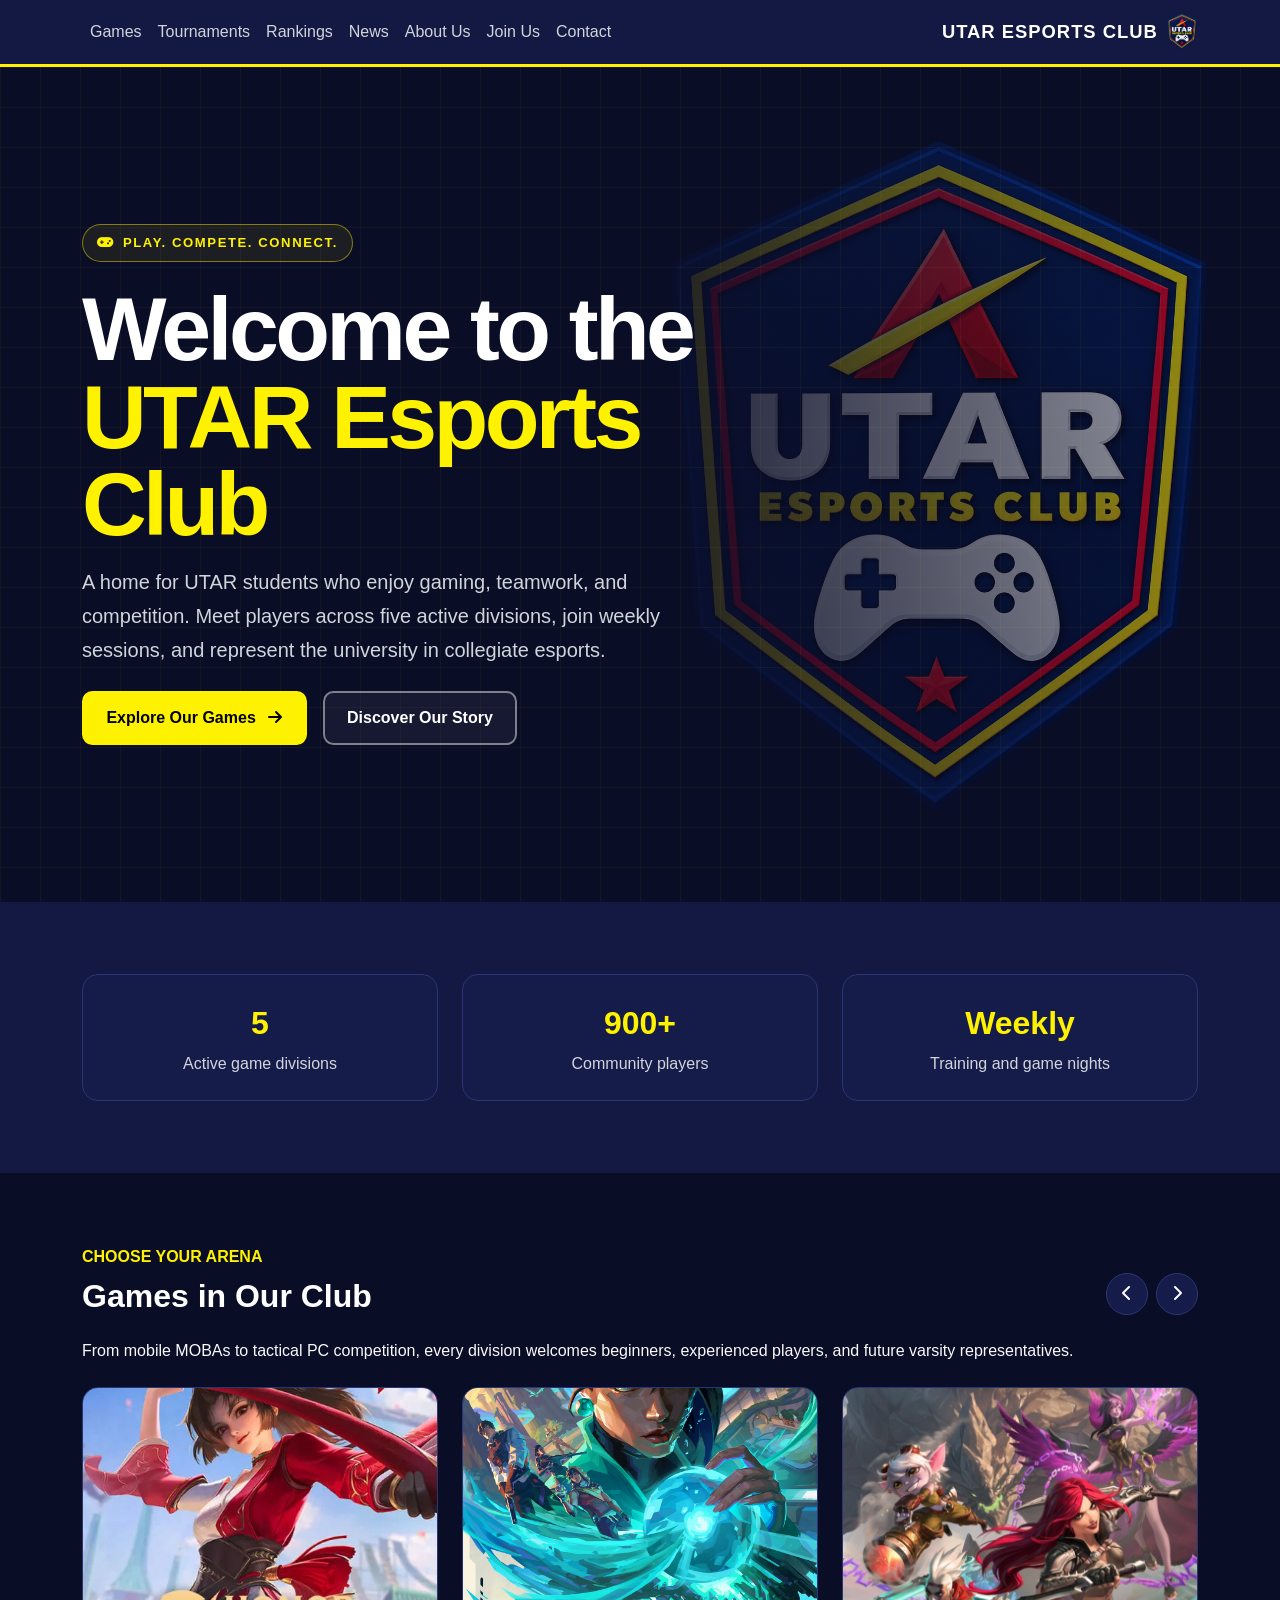
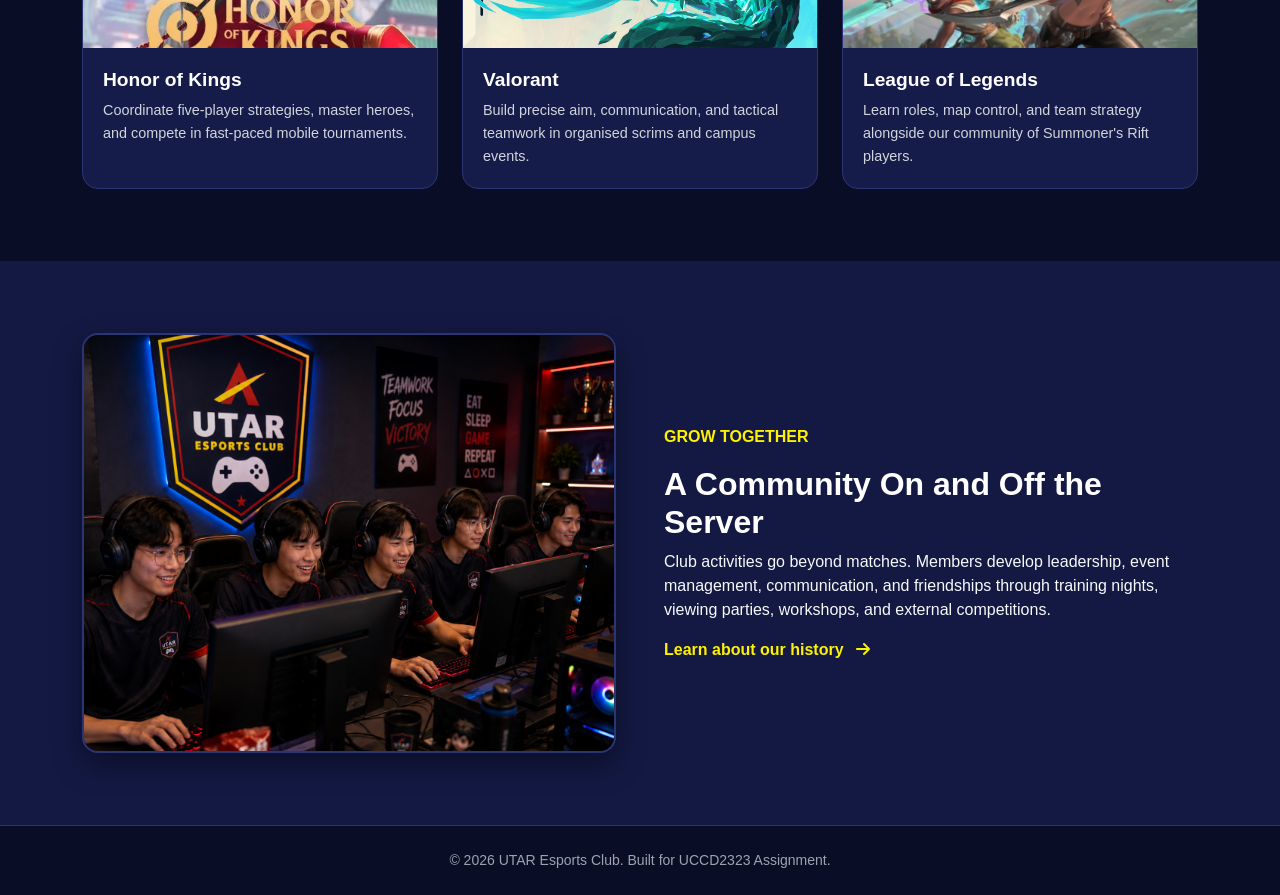
<file: index.html>
<!DOCTYPE html>
<html lang="en">
<head>
    <meta charset="UTF-8">
    <meta name="viewport" content="width=device-width, initial-scale=1.0">
    <meta name="description" content="UTAR Esports Club homepage">
    <title>Home | UTAR Esports Club</title>
    <link href="https://cdn.jsdelivr.net/npm/bootstrap@5.3.0/dist/css/bootstrap.min.css" rel="stylesheet">
    <link href="https://cdnjs.cloudflare.com/ajax/libs/font-awesome/6.4.0/css/all.min.css" rel="stylesheet">
    <link rel="stylesheet" href="css/esports-club.css">
</head>
<body class="landing-page">
    <nav class="navbar navbar-expand-xl navbar-dark sticky-top">
        <div class="container">
            <button class="navbar-toggler order-1" type="button" data-bs-toggle="collapse" data-bs-target="#mainNavigation" aria-controls="mainNavigation" aria-expanded="false" aria-label="Toggle navigation">
                <span class="navbar-toggler-icon"></span>
            </button>
            <div class="collapse navbar-collapse order-3 order-lg-1" id="mainNavigation">
                <ul class="navbar-nav me-auto">
                    <li class="nav-item"><a class="nav-link" href="game.html">Games</a></li>
                    <li class="nav-item"><a class="nav-link" href="tournament.html">Tournaments</a></li>
                    <li class="nav-item"><a class="nav-link" href="ranking.html">Rankings</a></li>
                    <li class="nav-item"><a class="nav-link" href="news.html">News</a></li>
                    <li class="nav-item"><a class="nav-link" href="about-us.html">About Us</a></li>
                    <li class="nav-item"><a class="nav-link" href="register.html">Join Us</a></li>
                    <li class="nav-item"><a class="nav-link" href="contact.html">Contact</a></li>
                </ul>
            </div>
            <a class="navbar-brand club-home-link fw-bold d-flex align-items-center ms-auto order-2" href="index.html" aria-label="Return to homepage">
                <span class="d-none d-sm-inline">UTAR ESPORTS CLUB</span>
                <img src="images/utaresportclublogo.png" alt="UTAR Esports Club logo" class="brand-logo-img ms-2">
            </a>
        </div>
    </nav>

    <main>
        <section class="landing-hero home-hero">
            <div class="container position-relative">
                <div class="row align-items-center home-hero-row py-5">
                    <div class="col-lg-8 col-xl-7">
                        <span class="landing-eyebrow"><i class="fa-solid fa-gamepad me-2" aria-hidden="true"></i>Play. Compete. Connect.</span>
                        <h1 class="landing-title mt-4 mb-3">Welcome to the <span class="text-yellow">UTAR Esports Club</span></h1>
                        <p class="landing-copy mb-4">A home for UTAR students who enjoy gaming, teamwork, and competition. Meet players across five active divisions, join weekly sessions, and represent the university in collegiate esports.</p>
                        <div class="d-flex flex-wrap gap-3">
                            <a class="btn landing-primary-btn" href="game.html">Explore Our Games <i class="fa-solid fa-arrow-right ms-2" aria-hidden="true"></i></a>
                            <a class="btn landing-secondary-btn" href="about-us.html">Discover Our Story</a>
                        </div>
                    </div>
                </div>
            </div>
        </section>

        <section class="home-intro py-5">
            <div class="container py-lg-4">
                <div class="row g-4 text-center">
                    <div class="col-md-4"><div class="home-stat"><strong>5</strong><span>Active game divisions</span></div></div>
                    <div class="col-md-4"><div class="home-stat"><strong>900+</strong><span>Community players</span></div></div>
                    <div class="col-md-4"><div class="home-stat"><strong>Weekly</strong><span>Training and game nights</span></div></div>
                </div>
            </div>
        </section>

        <section class="game-showcase py-5" aria-labelledby="gameShowcaseTitle">
            <div class="container py-lg-4">
                <div class="d-flex justify-content-between align-items-end gap-3 mb-4">
                    <div><p class="text-yellow fw-bold text-uppercase mb-2">Choose Your Arena</p><h2 id="gameShowcaseTitle" class="text-white fw-bold mb-0">Games in Our Club</h2></div>
                    <div class="showcase-controls"><button id="previousGame" type="button" aria-label="Previous game"><i class="fa-solid fa-chevron-left"></i></button><button id="nextGame" type="button" aria-label="Next game"><i class="fa-solid fa-chevron-right"></i></button></div>
                </div>
                <p class="text-light mb-4">From mobile MOBAs to tactical PC competition, every division welcomes beginners, experienced players, and future varsity representatives.</p>
                <div class="game-showcase-window">
                    <div id="gameShowcaseTrack" class="game-showcase-track">
                        <article class="home-game-card"><img src="images/hok.jpg.jpeg" alt="Honor of Kings"><div><h3>Honor of Kings</h3><p>Coordinate five-player strategies, master heroes, and compete in fast-paced mobile tournaments.</p></div></article>
                        <article class="home-game-card"><img src="images/valo.jpg.jpeg" alt="Valorant"><div><h3>Valorant</h3><p>Build precise aim, communication, and tactical teamwork in organised scrims and campus events.</p></div></article>
                        <article class="home-game-card"><img src="images/lol.jpg.jpeg" alt="League of Legends"><div><h3>League of Legends</h3><p>Learn roles, map control, and team strategy alongside our community of Summoner's Rift players.</p></div></article>
                        <article class="home-game-card"><img src="images/Dota_2.jpg.jpeg" alt="Dota 2"><div><h3>Dota 2</h3><p>Take on a deep competitive challenge through drafting practice, coaching, and weekly team sessions.</p></div></article>
                        <article class="home-game-card"><img src="images/Cs2.jpg.jpeg" alt="Counter-Strike 2"><div><h3>Counter-Strike 2</h3><p>Develop utility usage, site coordination, and composure with our competitive tactical FPS division.</p></div></article>
                    </div>
                </div>
                <p id="gameShowcaseStatus" class="visually-hidden" aria-live="polite"></p>
            </div>
        </section>

        <section class="home-community py-5"><div class="container py-lg-4"><div class="row g-5 align-items-center"><div class="col-lg-6"><img src="images/training.png" alt="UTAR Esports Club members training together in the gaming room" class="home-community-image"></div><div class="col-lg-6"><p class="text-yellow fw-bold text-uppercase">Grow Together</p><h2 class="text-white fw-bold">A Community On and Off the Server</h2><p class="text-light">Club activities go beyond matches. Members develop leadership, event management, communication, and friendships through training nights, viewing parties, workshops, and external competitions.</p><a href="about-us.html" class="text-yellow fw-bold text-decoration-none">Learn about our history <i class="fa-solid fa-arrow-right ms-2"></i></a></div></div></div></section>
    </main>

    <footer class="landing-footer text-center py-4"><p class="mb-0 small">&copy; 2026 UTAR Esports Club. Built for UCCD2323 Assignment.</p></footer>
    <script src="https://cdn.jsdelivr.net/npm/bootstrap@5.3.0/dist/js/bootstrap.bundle.min.js"></script>
    <script src="https://code.jquery.com/jquery-3.6.4.min.js"></script>
    <script src="js/home.js"></script>
</body>
</html>
</file>
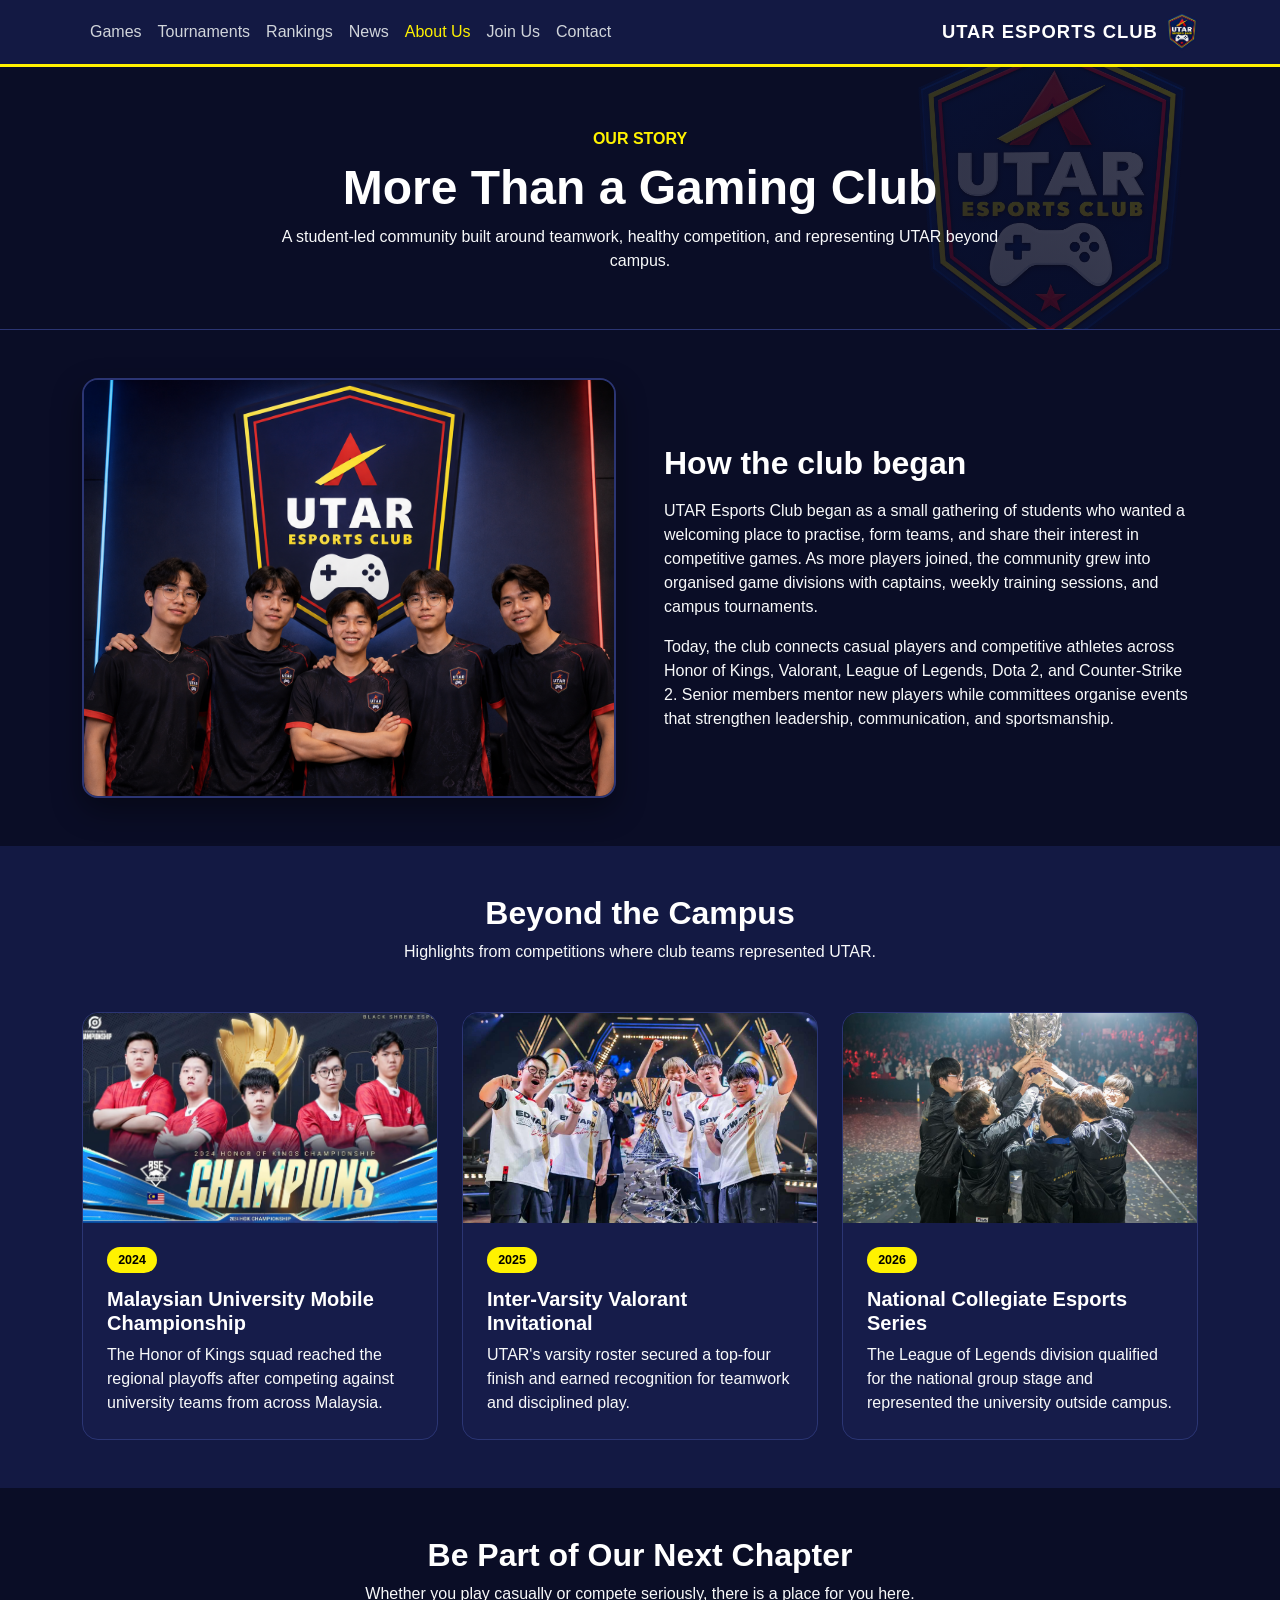
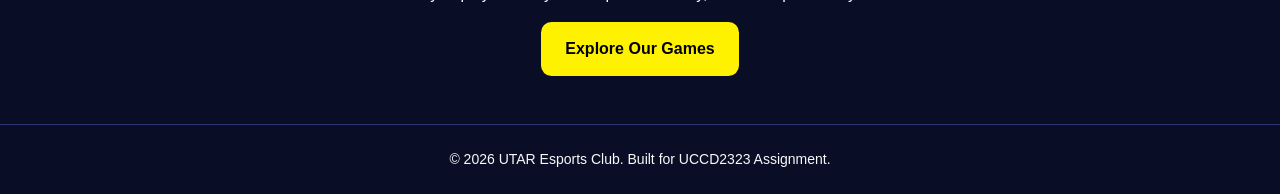
<file: about-us.html>
<!DOCTYPE html>
<html lang="en">
<head>
    <meta charset="UTF-8">
    <meta name="viewport" content="width=device-width, initial-scale=1.0">
    <meta name="description" content="History and achievements of UTAR Esports Club">
    <title>About Us | UTAR Esports Club</title>
    <link href="https://cdn.jsdelivr.net/npm/bootstrap@5.3.0/dist/css/bootstrap.min.css" rel="stylesheet">
    <link href="https://cdnjs.cloudflare.com/ajax/libs/font-awesome/6.4.0/css/all.min.css" rel="stylesheet">
    <link rel="stylesheet" href="css/esports-club.css">
</head>
<body>
    <nav class="navbar navbar-expand-xl navbar-dark sticky-top">
        <div class="container">
            <button class="navbar-toggler order-1" type="button" data-bs-toggle="collapse" data-bs-target="#mainNavigation" aria-controls="mainNavigation" aria-expanded="false" aria-label="Toggle navigation">
                <span class="navbar-toggler-icon"></span>
            </button>
            <div class="collapse navbar-collapse order-3 order-lg-1" id="mainNavigation">
                <ul class="navbar-nav me-auto">
                    <li class="nav-item"><a class="nav-link" href="game.html">Games</a></li>
                    <li class="nav-item"><a class="nav-link" href="tournament.html">Tournaments</a></li>
                    <li class="nav-item"><a class="nav-link" href="ranking.html">Rankings</a></li>
                    <li class="nav-item"><a class="nav-link" href="news.html">News</a></li>
                    <li class="nav-item"><a class="nav-link active" href="about-us.html">About Us</a></li>
                    <li class="nav-item"><a class="nav-link" href="register.html">Join Us</a></li>
                    <li class="nav-item"><a class="nav-link" href="contact.html">Contact</a></li>
                </ul>
            </div>
            <a class="navbar-brand club-home-link fw-bold d-flex align-items-center ms-auto order-2" href="index.html" aria-label="Return to homepage">
                <span class="d-none d-sm-inline">UTAR ESPORTS CLUB</span>
                <img src="images/utaresportclublogo.png" alt="UTAR Esports Club logo" class="brand-logo-img ms-2">
            </a>
        </div>
    </nav>

    <main>
        <header class="hero-header text-center">
            <div class="container">
                <p class="text-yellow fw-bold text-uppercase mb-2">Our Story</p>
                <h1 class="display-5 fw-bold text-white">More Than a Gaming Club</h1>
                <p class="text-light mx-auto about-lead">A student-led community built around teamwork, healthy competition, and representing UTAR beyond campus.</p>
            </div>
        </header>

        <section class="py-5">
            <div class="container">
                <div class="row g-5 align-items-center">
                    <div class="col-lg-6">
                        <img src="images/club-beginnings.png" class="about-feature-image" alt="UTAR Esports Club founding team">
                    </div>
                    <div class="col-lg-6">
                        <h2 class="text-white fw-bold mb-3">How the club began</h2>
                        <p class="text-light">UTAR Esports Club began as a small gathering of students who wanted a welcoming place to practise, form teams, and share their interest in competitive games. As more players joined, the community grew into organised game divisions with captains, weekly training sessions, and campus tournaments.</p>
                        <p class="text-light mb-0">Today, the club connects casual players and competitive athletes across Honor of Kings, Valorant, League of Legends, Dota 2, and Counter-Strike 2. Senior members mentor new players while committees organise events that strengthen leadership, communication, and sportsmanship.</p>
                    </div>
                </div>
            </div>
        </section>

        <section class="about-achievements py-5">
            <div class="container">
                <div class="text-center mb-5">
                    <h2 class="text-white fw-bold">Beyond the Campus</h2>
                    <p class="text-light">Highlights from competitions where club teams represented UTAR.</p>
                </div>
                <div class="row g-4">
                    <div class="col-md-4">
                        <article class="achievement-card h-100">
                            <img src="images/hok-champions.jpg" alt="Honor of Kings championship team" class="achievement-image">
                            <div class="p-4"><span class="achievement-year">2024</span><h3 class="h5 text-white fw-bold mt-3">Malaysian University Mobile Championship</h3><p class="text-light mb-0">The Honor of Kings squad reached the regional playoffs after competing against university teams from across Malaysia.</p></div>
                        </article>
                    </div>
                    <div class="col-md-4">
                        <article class="achievement-card h-100">
                            <img src="images/valorant-champions.jpg" alt="Valorant championship team celebrating with a trophy" class="achievement-image">
                            <div class="p-4"><span class="achievement-year">2025</span><h3 class="h5 text-white fw-bold mt-3">Inter-Varsity Valorant Invitational</h3><p class="text-light mb-0">UTAR's varsity roster secured a top-four finish and earned recognition for teamwork and disciplined play.</p></div>
                        </article>
                    </div>
                    <div class="col-md-4">
                        <article class="achievement-card h-100">
                            <img src="images/lol-champions.avif" alt="League of Legends championship team" class="achievement-image">
                            <div class="p-4"><span class="achievement-year">2026</span><h3 class="h5 text-white fw-bold mt-3">National Collegiate Esports Series</h3><p class="text-light mb-0">The League of Legends division qualified for the national group stage and represented the university outside campus.</p></div>
                        </article>
                    </div>
                </div>
            </div>
        </section>

        <section class="py-5 text-center">
            <div class="container"><h2 class="text-white fw-bold">Be Part of Our Next Chapter</h2><p class="text-light">Whether you play casually or compete seriously, there is a place for you here.</p><a class="btn landing-primary-btn" href="game.html">Explore Our Games</a></div>
        </section>
    </main>

    <footer class="text-center py-4 text-light"><div class="container"><p class="mb-0 small">&copy; 2026 UTAR Esports Club. Built for UCCD2323 Assignment.</p></div></footer>
    <script src="https://cdn.jsdelivr.net/npm/bootstrap@5.3.0/dist/js/bootstrap.bundle.min.js"></script>
</body>
</html>
</file>
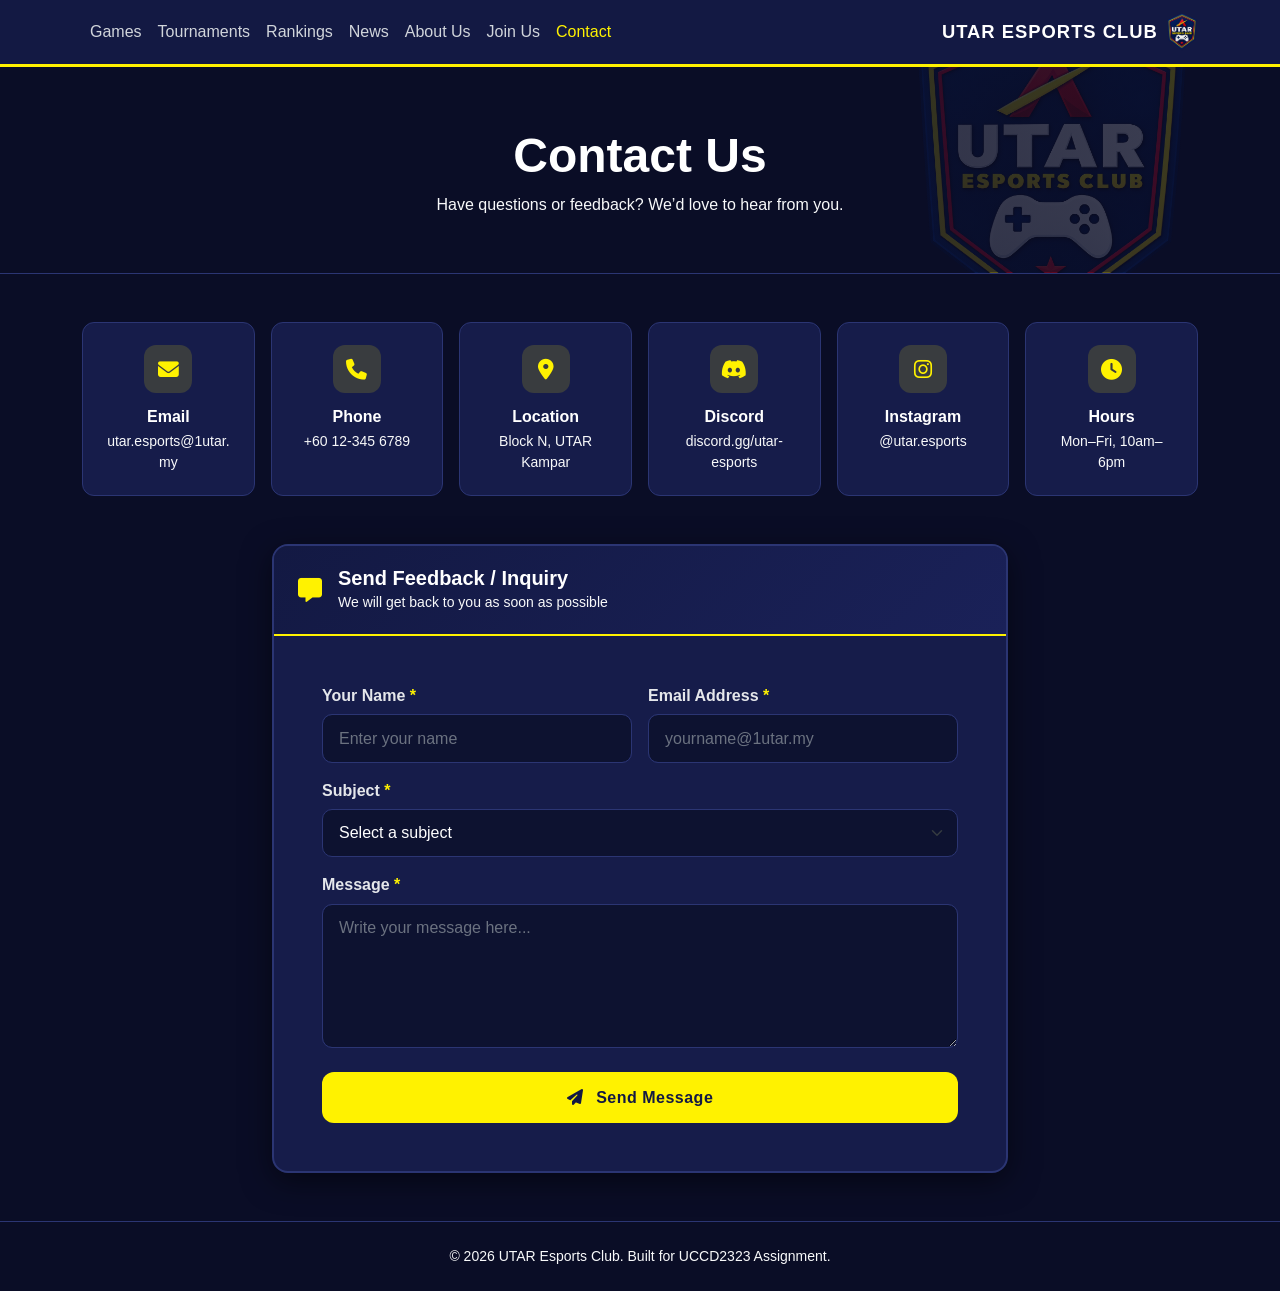
<file: contact.html>
<!DOCTYPE html>
<html lang="en">

<head>
    <meta charset="UTF-8">
    <meta name="viewport" content="width=device-width, initial-scale=1.0">
    <title>UTAR Esports Club - Contact Us</title>
    <!-- Bootstrap 5 CSS -->
    <link href="https://cdn.jsdelivr.net/npm/bootstrap@5.3.0/dist/css/bootstrap.min.css" rel="stylesheet">
    <!-- FontAwesome Icons -->
    <link href="https://cdnjs.cloudflare.com/ajax/libs/font-awesome/6.4.0/css/all.min.css" rel="stylesheet">
    <!-- Custom CSS for Contact Page -->
    <link href="css/esports-club.css" rel="stylesheet">
    <link href="css/forms.css" rel="stylesheet">
</head>

<body>

    <!-- Navbar -->
    <nav class="navbar navbar-expand-xl navbar-dark sticky-top">
        <div class="container">
            <button class="navbar-toggler order-1" type="button" data-bs-toggle="collapse" data-bs-target="#mainNavigation" aria-controls="mainNavigation" aria-expanded="false" aria-label="Toggle navigation">
                <span class="navbar-toggler-icon"></span>
            </button>
            <div class="collapse navbar-collapse order-3 order-lg-1" id="mainNavigation">
                <ul class="navbar-nav me-auto">
                    <li class="nav-item"><a class="nav-link" href="game.html">Games</a></li>
                    <li class="nav-item"><a class="nav-link" href="tournament.html">Tournaments</a></li>
                    <li class="nav-item"><a class="nav-link" href="ranking.html">Rankings</a></li>
                    <li class="nav-item"><a class="nav-link" href="news.html">News</a></li>
                    <li class="nav-item"><a class="nav-link" href="about-us.html">About Us</a></li>
                    <li class="nav-item"><a class="nav-link" href="register.html">Join Us</a></li>
                    <li class="nav-item"><a class="nav-link active" href="contact.html">Contact</a></li>
                </ul>
            </div>
            <a class="navbar-brand club-home-link fw-bold d-flex align-items-center ms-auto order-2" href="index.html" aria-label="Return to homepage">
                <span class="d-none d-sm-inline">UTAR ESPORTS CLUB</span>
                <img src="images/utaresportclublogo.png" alt="UTAR Esports Club logo" class="brand-logo-img ms-2">
            </a>
        </div>
    </nav>

    <!-- Hero -->
    <header class="hero-header text-center">
        <div class="container">
            <h1 class="display-5 fw-bold text-white mb-2">Contact Us</h1>
            <p class="text-light">Have questions or feedback? We’d love to hear from you.</p>
        </div>
    </header>

    <!-- Contact Section -->
    <section class="py-5">
        <div class="container">

            <!-- Contact Methods (with icons) -->
            <div class="row g-3 mb-5">
                <!-- Email -->
                <div class="col-6 col-md-4 col-lg-2">
                    <div class="info-card text-center">
                        <div class="info-icon mx-auto">
                            <i class="fa-solid fa-envelope"></i>
                        </div>
                        <h6 class="fw-bold text-white mb-1">Email</h6>
                        <p class="text-light small mb-0">utar.esports@1utar.my</p>
                    </div>
                </div>

                <!-- Phone -->
                <div class="col-6 col-md-4 col-lg-2">
                    <div class="info-card text-center">
                        <div class="info-icon mx-auto">
                            <i class="fa-solid fa-phone"></i>
                        </div>
                        <h6 class="fw-bold text-white mb-1">Phone</h6>
                        <p class="text-light small mb-0">+60 12-345 6789</p>
                    </div>
                </div>

                <!-- Location -->
                <div class="col-6 col-md-4 col-lg-2">
                    <div class="info-card text-center">
                        <div class="info-icon mx-auto">
                            <i class="fa-solid fa-location-dot"></i>
                        </div>
                        <h6 class="fw-bold text-white mb-1">Location</h6>
                        <p class="text-light small mb-0">Block N, UTAR Kampar</p>
                    </div>
                </div>

                <!-- Discord -->
                <div class="col-6 col-md-4 col-lg-2">
                    <div class="info-card text-center">
                        <div class="info-icon mx-auto">
                            <i class="fa-brands fa-discord"></i>
                        </div>
                        <h6 class="fw-bold text-white mb-1">Discord</h6>
                        <p class="text-light small mb-0">discord.gg/utar-esports</p>
                    </div>
                </div>

                <!-- Instagram -->
                <div class="col-6 col-md-4 col-lg-2">
                    <div class="info-card text-center">
                        <div class="info-icon mx-auto">
                            <i class="fa-brands fa-instagram"></i>
                        </div>
                        <h6 class="fw-bold text-white mb-1">Instagram</h6>
                        <p class="text-light small mb-0">@utar.esports</p>
                    </div>
                </div>

                <!-- Operating Hours -->
                <div class="col-6 col-md-4 col-lg-2">
                    <div class="info-card text-center">
                        <div class="info-icon mx-auto">
                            <i class="fa-solid fa-clock"></i>
                        </div>
                        <h6 class="fw-bold text-white mb-1">Hours</h6>
                        <p class="text-light small mb-0">Mon–Fri, 10am–6pm</p>
                    </div>
                </div>
            </div>

            <!-- Feedback Form -->
            <div class="row justify-content-center">
                <div class="col-lg-8">
                    <div class="contact-card">
                        <div class="card-header d-flex align-items-center">
                            <i class="fa-solid fa-message text-yellow me-3 fs-4"></i>
                            <div>
                                <h2 class="h5 fw-bold text-white mb-0">Send Feedback / Inquiry</h2>
                                <small class="text-light">We will get back to you as soon as possible</small>
                            </div>
                        </div>

                        <div class="card-body p-4 p-md-5">
                            <form id="contactForm" novalidate>
                                <div class="row g-3 mb-3">
                                    <div class="col-md-6">
                                        <label for="contactName" class="form-label">Your Name <span
                                                class="text-yellow">*</span></label>
                                        <input type="text" class="form-control" id="contactName"
                                            placeholder="Enter your name" required>
                                        <div class="invalid-feedback">Please enter your name.</div>
                                    </div>
                                    <div class="col-md-6">
                                        <label for="contactEmail" class="form-label">Email Address <span
                                                class="text-yellow">*</span></label>
                                        <input type="email" class="form-control" id="contactEmail"
                                            placeholder="yourname@1utar.my" required>
                                        <div class="invalid-feedback">Please enter a valid email.</div>
                                    </div>
                                </div>

                                <div class="mb-3">
                                    <label for="contactSubject" class="form-label">Subject <span
                                            class="text-yellow">*</span></label>
                                    <select class="form-select" id="contactSubject" required>
                                        <option value="" selected disabled>Select a subject</option>
                                        <option value="General Inquiry">General Inquiry</option>
                                        <option value="Tournament Question">Tournament Question</option>
                                        <option value="Membership">Membership / Registration</option>
                                        <option value="Feedback">Feedback / Suggestion</option>
                                        <option value="Technical Issue">Technical Issue</option>
                                        <option value="Other">Other</option>
                                    </select>
                                    <div class="invalid-feedback">Please select a subject.</div>
                                </div>

                                <div class="mb-4">
                                    <label for="contactMessage" class="form-label">Message <span
                                            class="text-yellow">*</span></label>
                                    <textarea class="form-control" id="contactMessage" rows="5"
                                        placeholder="Write your message here..." required></textarea>
                                    <div class="invalid-feedback">Please enter your message.</div>
                                </div>

                                <button type="submit" class="btn btn-submit w-100">
                                    <i class="fa-solid fa-paper-plane me-2"></i> Send Message
                                </button>
                            </form>
                        </div>
                    </div>
                </div>
            </div>

        </div>
    </section>

    <!-- Success Modal -->
    <div class="modal fade" id="successModal" tabindex="-1" aria-hidden="true">
        <div class="modal-dialog modal-dialog-centered">
            <div class="modal-content p-3 text-center">
                <div class="modal-header border-0 pb-0">
                    <button type="button" class="btn-close btn-close-white ms-auto" data-bs-dismiss="modal"></button>
                </div>
                <div class="modal-body pt-0">
                    <i class="fa-solid fa-circle-check text-yellow display-4 mb-3"></i>
                    <h3 class="h5 fw-bold text-white">Message Sent!</h3>
                    <p class="text-light small mb-3">
                        Thank you for contacting us. Your message has been saved in this browser.
                    </p>

                    <div id="feedbackSummaryBox" class="feedback-summary text-start p-3 mb-3 rounded bg-dark border border-warning">
                        <h6 class="text-yellow fw-bold mb-2 small"><i class="fa-solid fa-database me-1"></i> Saved feedback:</h6>
                        <div class="small text-light">
                            <p class="mb-1"><strong>Name:</strong> <span id="savedName" class="text-warning"></span></p>
                            <p class="mb-1"><strong>Email:</strong> <span id="savedEmail"></span></p>
                            <p class="mb-1"><strong>Subject:</strong> <span id="savedSubject"></span></p>
                            <p class="mb-1"><strong>Message:</strong> <span id="savedMessage"></span></p>
                            <p class="feedback-time mb-0 text-muted"><strong>Time:</strong> <span id="savedTime"></span></p>
                        </div>
                    </div>
                    <button class="btn btn-submit w-100 rounded-pill" data-bs-dismiss="modal">
                        Close
                    </button>
                </div>
            </div>
        </div>
    </div>

    <!-- Footer -->
    <footer class="text-center py-4 text-light">
        <div class="container">
            <p class="mb-0 small">&copy; 2026 UTAR Esports Club. Built for UCCD2323 Assignment.</p>
        </div>
    </footer>

    <!-- Scripts -->
    <script src="https://cdn.jsdelivr.net/npm/bootstrap@5.3.0/dist/js/bootstrap.bundle.min.js"></script>
    <script src="https://code.jquery.com/jquery-3.6.4.min.js"></script>
    <!-- Custom Script for Contact Page -->
    <script src="js/forms.js"></script>
</body>

</html>
</file>
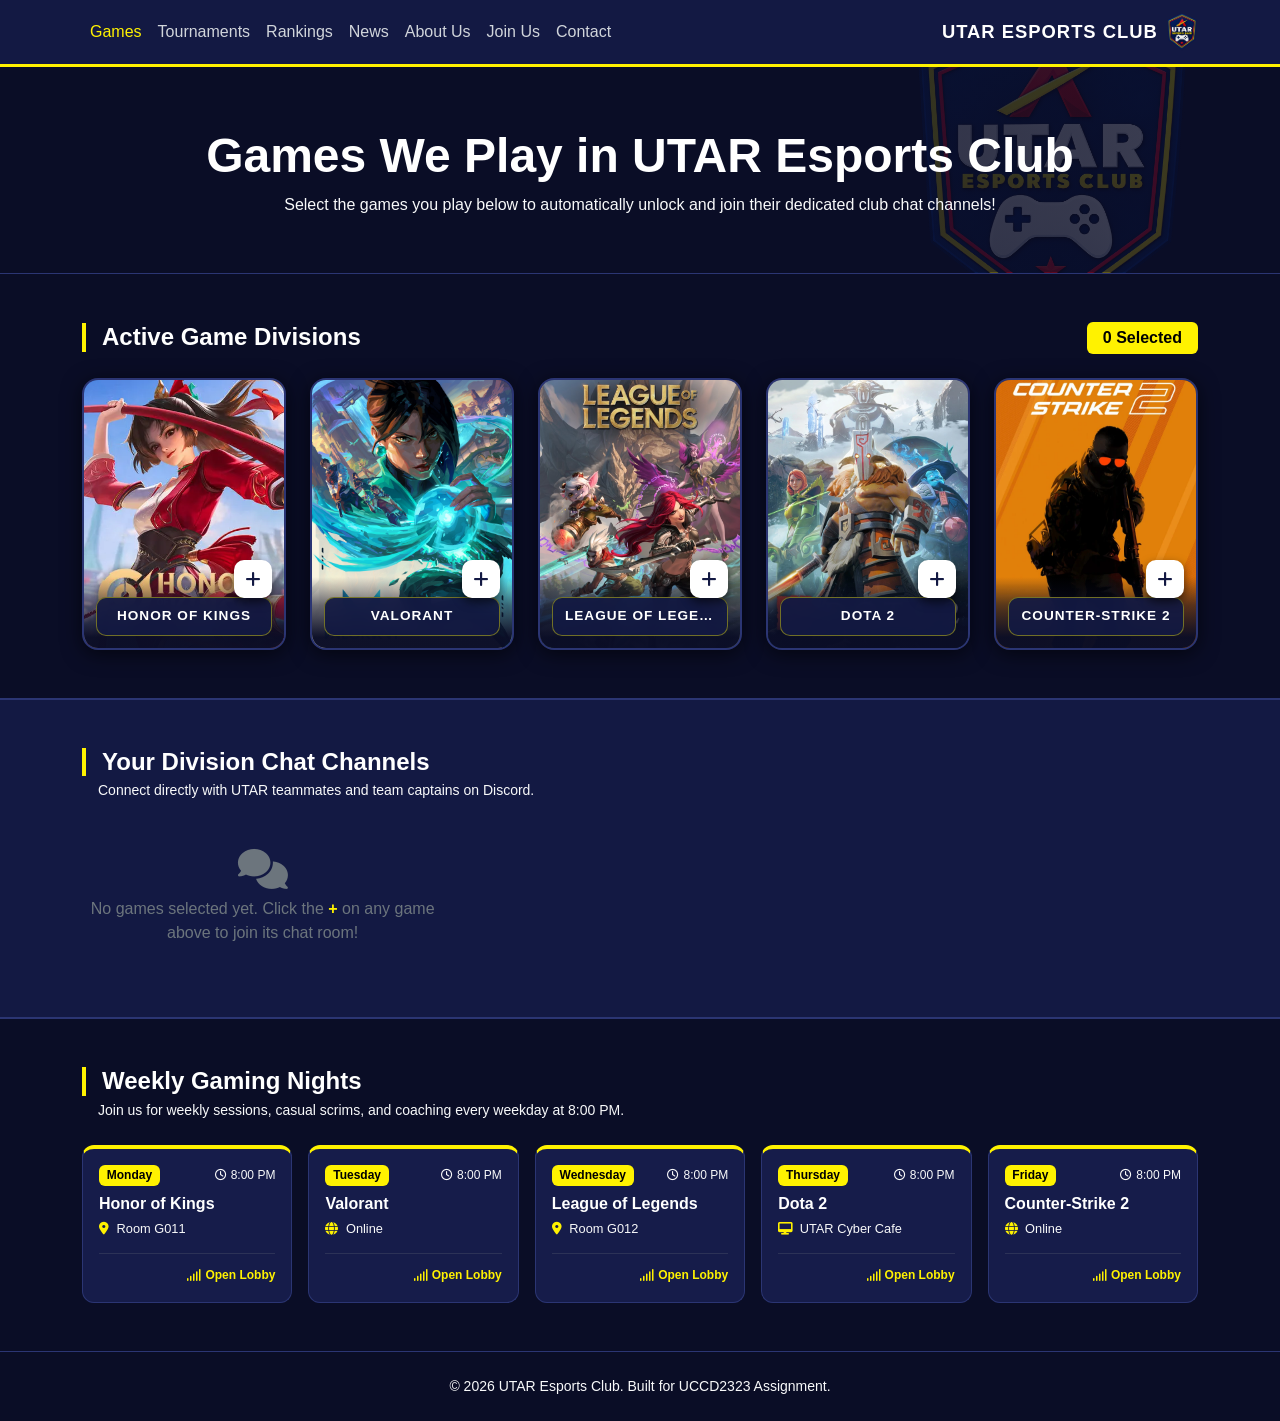
<file: esports-club.html>
<!DOCTYPE html>
<html lang="en">
<head>
    <meta charset="UTF-8">
    <meta name="viewport" content="width=device-width, initial-scale=1.0">
    <meta http-equiv="refresh" content="0; url=game.html">
    <title>UTAR Esports Club</title>
</head>
<body>
    <p>The club portal now has separate pages. <a href="game.html">Continue to the Games page</a>.</p>
</body>
</html>
</file>
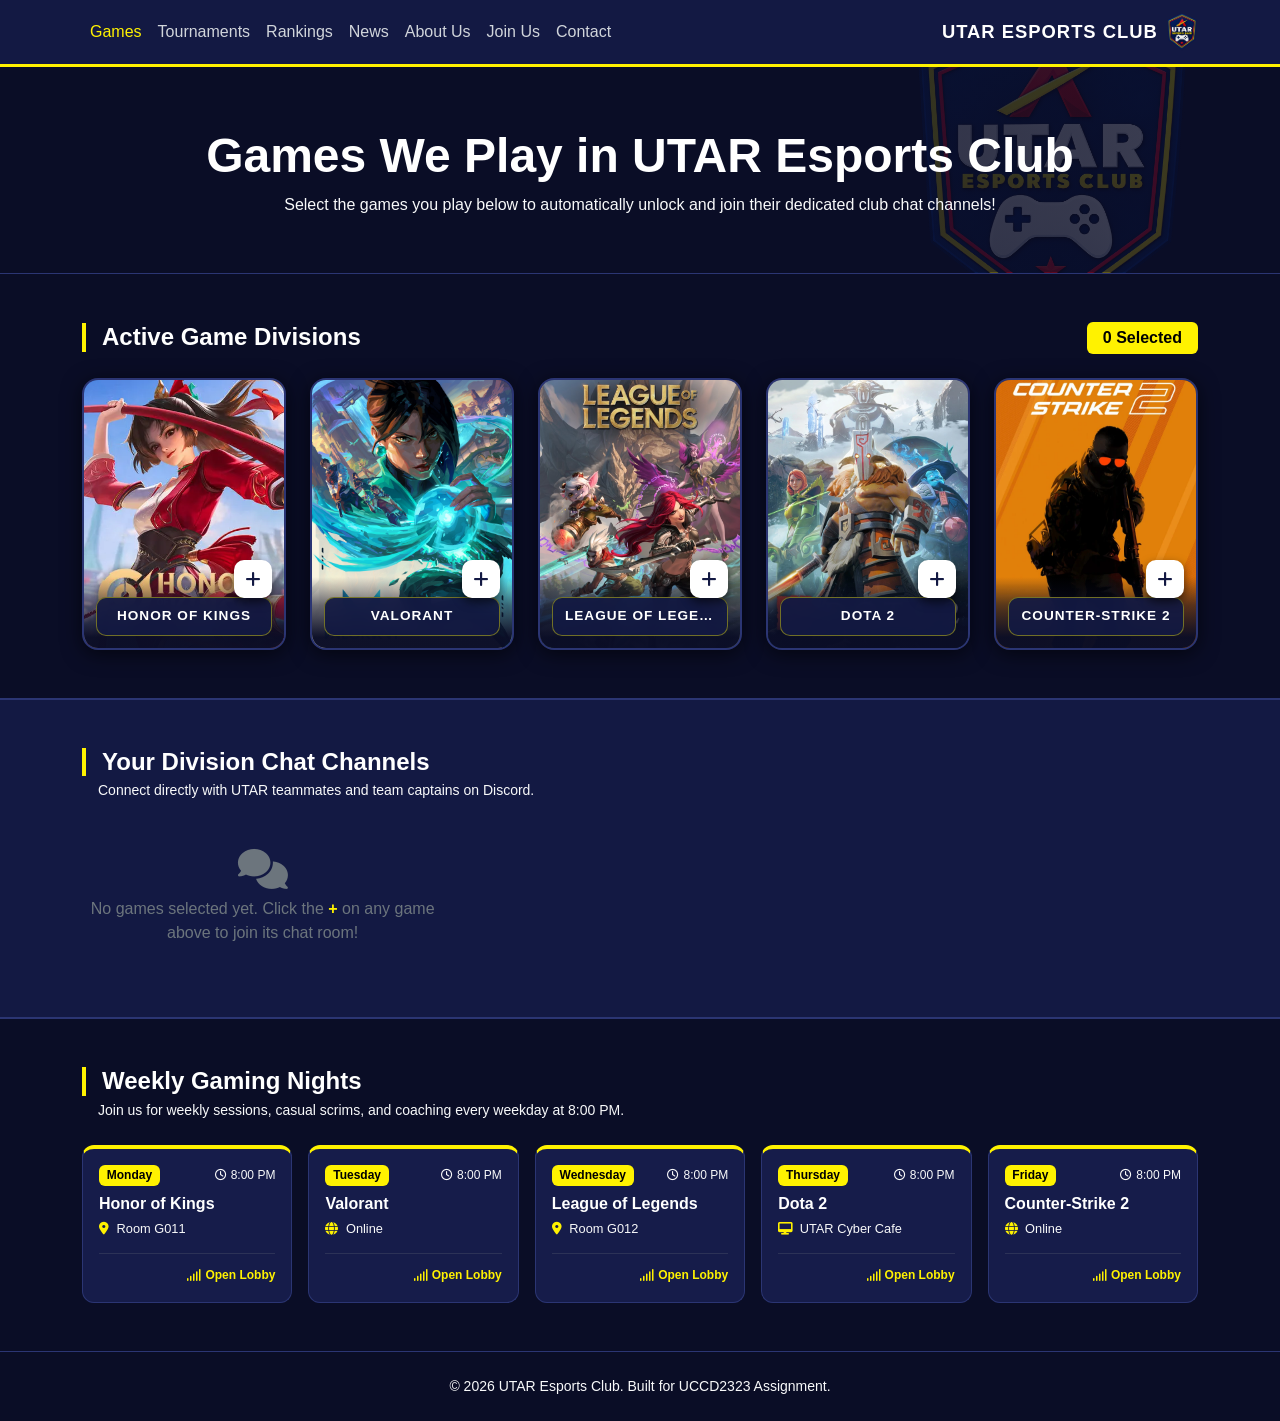
<file: game.html>
<!DOCTYPE html>
<html lang="en">
<head>
    <meta charset="UTF-8">
    <meta name="viewport" content="width=device-width, initial-scale=1.0">
    <meta name="description" content="Games at UTAR Esports Club">
    <title>Games | UTAR Esports Club</title>
    <link href="https://cdn.jsdelivr.net/npm/bootstrap@5.3.0/dist/css/bootstrap.min.css" rel="stylesheet">
    <link href="https://cdnjs.cloudflare.com/ajax/libs/font-awesome/6.4.0/css/all.min.css" rel="stylesheet">
    <link rel="stylesheet" href="css/esports-club.css">
</head>
<body>
    <nav class="navbar navbar-expand-xl navbar-dark sticky-top">
        <div class="container">
            <button class="navbar-toggler order-1" type="button" data-bs-toggle="collapse" data-bs-target="#mainNavigation" aria-controls="mainNavigation" aria-expanded="false" aria-label="Toggle navigation">
                <span class="navbar-toggler-icon"></span>
            </button>
            <div class="collapse navbar-collapse order-3 order-lg-1" id="mainNavigation">
                <ul class="navbar-nav me-auto">
                    <li class="nav-item"><a class="nav-link active" href="game.html">Games</a></li>
                    <li class="nav-item"><a class="nav-link" href="tournament.html">Tournaments</a></li>
                    <li class="nav-item"><a class="nav-link" href="ranking.html">Rankings</a></li>
                    <li class="nav-item"><a class="nav-link" href="news.html">News</a></li>
                    <li class="nav-item"><a class="nav-link" href="about-us.html">About Us</a></li>
                    <li class="nav-item"><a class="nav-link" href="register.html">Join Us</a></li>
                    <li class="nav-item"><a class="nav-link" href="contact.html">Contact</a></li>
                </ul>
            </div>
            <a class="navbar-brand club-home-link fw-bold d-flex align-items-center ms-auto order-2" href="index.html" aria-label="Return to homepage">
                <span class="d-none d-sm-inline">UTAR ESPORTS CLUB</span>
                <img src="images/utaresportclublogo.png" alt="UTAR Esports Club logo" class="brand-logo-img ms-2">
            </a>
        </div>
    </nav>
    <main>
        <div id="games-section" class="page-view active-view">
        <header class="hero-header text-center">
            <div class="container">
                <h1 class="display-5 fw-bold text-white mb-2">Games We Play in UTAR Esports Club</h1>
                <p class="text-light">Select the games you play below to automatically unlock and join their dedicated club chat channels!</p>
            </div>
        </header>

        <section class="py-5">
            <div class="container">
                <div class="d-flex justify-content-between align-items-center mb-4">
                    <h2 class="h4 fw-bold text-white mb-0 border-start border-4 border-yellow ps-3">Active Game Divisions</h2>
                    <span id="favCountBadge" class="badge bg-yellow px-3 py-2 fs-6 fw-bold text-dark">0 Games Selected</span>
                </div>

                <div class="row row-cols-2 row-cols-sm-3 row-cols-md-4 row-cols-lg-5 g-4">
                    <!-- HoK -->
                    <div class="col">
                        <div class="game-card-wrapper">
                            <img src="images/hok.jpg.jpeg" class="game-cover-img" alt="Honor of Kings">
                            <button class="btn-plus-fav" data-game="Honor of Kings" title="Add to My Games"><i class="fa-solid fa-plus"></i></button>
                            <div class="game-card-overlay"><div class="game-title-bar"><p class="game-title-text">Honor of Kings</p></div></div>
                        </div>
                    </div>
                    <!-- Valorant -->
                    <div class="col">
                        <div class="game-card-wrapper">
                            <img src="images/valo.jpg.jpeg" class="game-cover-img" alt="Valorant">
                            <button class="btn-plus-fav" data-game="Valorant" title="Add to My Games"><i class="fa-solid fa-plus"></i></button>
                            <div class="game-card-overlay"><div class="game-title-bar"><p class="game-title-text">Valorant</p></div></div>
                        </div>
                    </div>
                    <!-- LoL -->
                    <div class="col">
                        <div class="game-card-wrapper">
                            <img src="images/lol.jpg.jpeg" class="game-cover-img" alt="League of Legends">
                            <button class="btn-plus-fav" data-game="League of Legends" title="Add to My Games"><i class="fa-solid fa-plus"></i></button>
                            <div class="game-card-overlay"><div class="game-title-bar"><p class="game-title-text">League of Legends</p></div></div>
                        </div>
                    </div>
                    <!-- Dota 2 -->
                    <div class="col">
                        <div class="game-card-wrapper">
                            <img src="images/Dota_2.jpg.jpeg" class="game-cover-img" alt="Dota 2">
                            <button class="btn-plus-fav" data-game="Dota 2" title="Add to My Games"><i class="fa-solid fa-plus"></i></button>
                            <div class="game-card-overlay"><div class="game-title-bar"><p class="game-title-text">Dota 2</p></div></div>
                        </div>
                    </div>
                    <!-- CS2 -->
                    <div class="col">
                        <div class="game-card-wrapper">
                            <img src="images/Cs2.jpg.jpeg" class="game-cover-img" alt="Counter-Strike 2">
                            <button class="btn-plus-fav" data-game="Counter-Strike 2" title="Add to My Games"><i class="fa-solid fa-plus"></i></button>
                            <div class="game-card-overlay"><div class="game-title-bar"><p class="game-title-text">Counter-Strike 2</p></div></div>
                        </div>
                    </div>
                </div>
            </div>
        </section>

        <!-- Division Chat Panel -->
        <section class="py-5 chat-section">
            <div class="container">
                <div class="d-flex justify-content-between align-items-center mb-4">
                    <div>
                        <h2 class="h4 fw-bold text-white mb-1 border-start border-4 border-yellow ps-3">Your Division Chat Channels</h2>
                        <p class="text-light small ms-3 mb-0">Connect directly with UTAR teammates and team captains on Discord.</p>
                    </div>
                </div>
                <div id="joinedChatsContainer" class="row row-cols-1 row-cols-sm-2 row-cols-md-3 g-3"></div>
            </div>
        </section>

        <!-- Weekly Gaming Nights -->
        <section class="py-5 schedule-section">
            <div class="container">
                <div class="mb-4">
                    <h2 class="h4 fw-bold text-white border-start border-4 border-yellow ps-3 mb-1">Weekly Gaming Nights</h2>
                    <p class="text-light small ms-3 mb-0">Join us for weekly sessions, casual scrims, and coaching every weekday at 8:00 PM.</p>
                </div>
                <div id="weeklyScheduleContainer" class="row row-cols-1 row-cols-sm-2 row-cols-md-3 row-cols-lg-5 g-3"></div>
            </div>
        </section>
    </div>


    <!-- ========================================================= -->
    </main>

    <!-- Discord Modal -->
    <div class="modal fade" id="chatModal" tabindex="-1" aria-hidden="true">
        <div class="modal-dialog modal-dialog-centered">
            <div class="modal-content p-3 text-center">
                <div class="modal-header border-0 pb-0">
                    <button type="button" class="btn-close btn-close-white ms-auto" data-bs-dismiss="modal"></button>
                </div>
                <div class="modal-body pt-0">
                    <i class="fa-brands fa-discord text-primary display-4 mb-3"></i>
                    <h3 class="h5 fw-bold text-white" id="modalGameTitle">Game Chat</h3>
                    <p class="text-light small mb-4" id="modalChannelInfo">Connecting to UTAR official server channel...</p>
                    <a href="https://discord.com" target="_blank" class="btn btn-discord btn-lg w-100 rounded-pill shadow">
                        <i class="fa-solid fa-arrow-up-right-from-square me-2"></i>Launch Discord Channel
                    </a>
                </div>
            </div>
        </div>
    </div>

    <!-- Tournament Registration Modal -->
    <div class="modal fade" id="registerModal" tabindex="-1" aria-hidden="true">
        <div class="modal-dialog modal-dialog-centered">
            <div class="modal-content">
                <div class="modal-header border-secondary">
                    <h5 class="modal-title fw-bold text-yellow" id="modalTourneyTitle">Tournament Registration</h5>
                    <button type="button" class="btn-close btn-close-white" data-bs-dismiss="modal" aria-label="Close"></button>
                </div>
                <form id="tourneyForm">
                    <div class="modal-body">
                        <input type="hidden" id="modalTourneyId">
                        <div class="mb-3">
                            <label class="form-label small text-light">Game Title</label>
                            <input type="text" id="modalGameName" class="form-control">
                        </div>
                        <div class="mb-3">
                            <label class="form-label small text-light">Team Name *</label>
                            <input type="text" class="form-control" id="teamName" required placeholder="e.g. Harimau Kings">
                        </div>
                        <div class="mb-3">
                            <label class="form-label small text-light">Captain Name *</label>
                            <input type="text" class="form-control" id="captainName" required placeholder="Full Name">
                        </div>
                        <div class="row">
                            <div class="col-md-6 mb-3">
                                <label class="form-label small text-light">Student ID *</label>
                                <input type="text" class="form-control" id="studentId" required placeholder="e.g. 2301234">
                            </div>
                            <div class="col-md-6 mb-3">
                                <label class="form-label small text-light">Contact / Discord *</label>
                                <input type="text" class="form-control" id="contactInfo" required placeholder="012-3456789">
                            </div>
                        </div>
                        <div class="form-check">
                            <input class="form-check-input" type="checkbox" id="agreeRules" required>
                            <label class="form-check-label small text-light" for="agreeRules">I confirm all members are active UTAR students.</label>
                        </div>
                    </div>
                    <div class="modal-footer border-secondary">
                        <button type="button" class="btn btn-outline-light" data-bs-dismiss="modal">Close</button>
                        <button type="submit" class="btn btn-warning fw-bold bg-yellow border-0">Confirm Registration</button>
                    </div>
                </form>
            </div>
        </div>
    </div>

    <!-- News Details Modal -->
    <div class="modal fade" id="newsDetailModal" tabindex="-1" aria-hidden="true">
        <div class="modal-dialog modal-dialog-centered">
            <div class="modal-content">
                <div class="modal-header border-secondary">
                    <h5 class="modal-title fw-bold text-yellow" id="modalNewsTitle">Announcement</h5>
                    <button type="button" class="btn-close btn-close-white" data-bs-dismiss="modal" aria-label="Close"></button>
                </div>
                <div class="modal-body">
                    <p class="small text-light mb-3"><i class="fa-regular fa-calendar text-yellow me-1"></i> Posted on: <span id="modalNewsDate"></span></p>
                    <p id="modalNewsContent" class="text-white news-modal-content"></p>
                </div>
                <div class="modal-footer border-secondary">
                    <button type="button" class="btn btn-warning bg-yellow text-dark fw-bold border-0" data-bs-dismiss="modal">Close</button>
                </div>
            </div>
        </div>
    </div>

    <footer class="text-center py-4 text-light">
        <div class="container">
            <p class="mb-0 small">&copy; 2026 UTAR Esports Club. Built for UCCD2323 Assignment.</p>
        </div>
    </footer>

    <script src="https://cdn.jsdelivr.net/npm/bootstrap@5.3.0/dist/js/bootstrap.bundle.min.js"></script>
    <script src="https://code.jquery.com/jquery-3.6.4.min.js"></script>
    <script src="js/esports-club.js"></script>
</body>
</html>
</file>
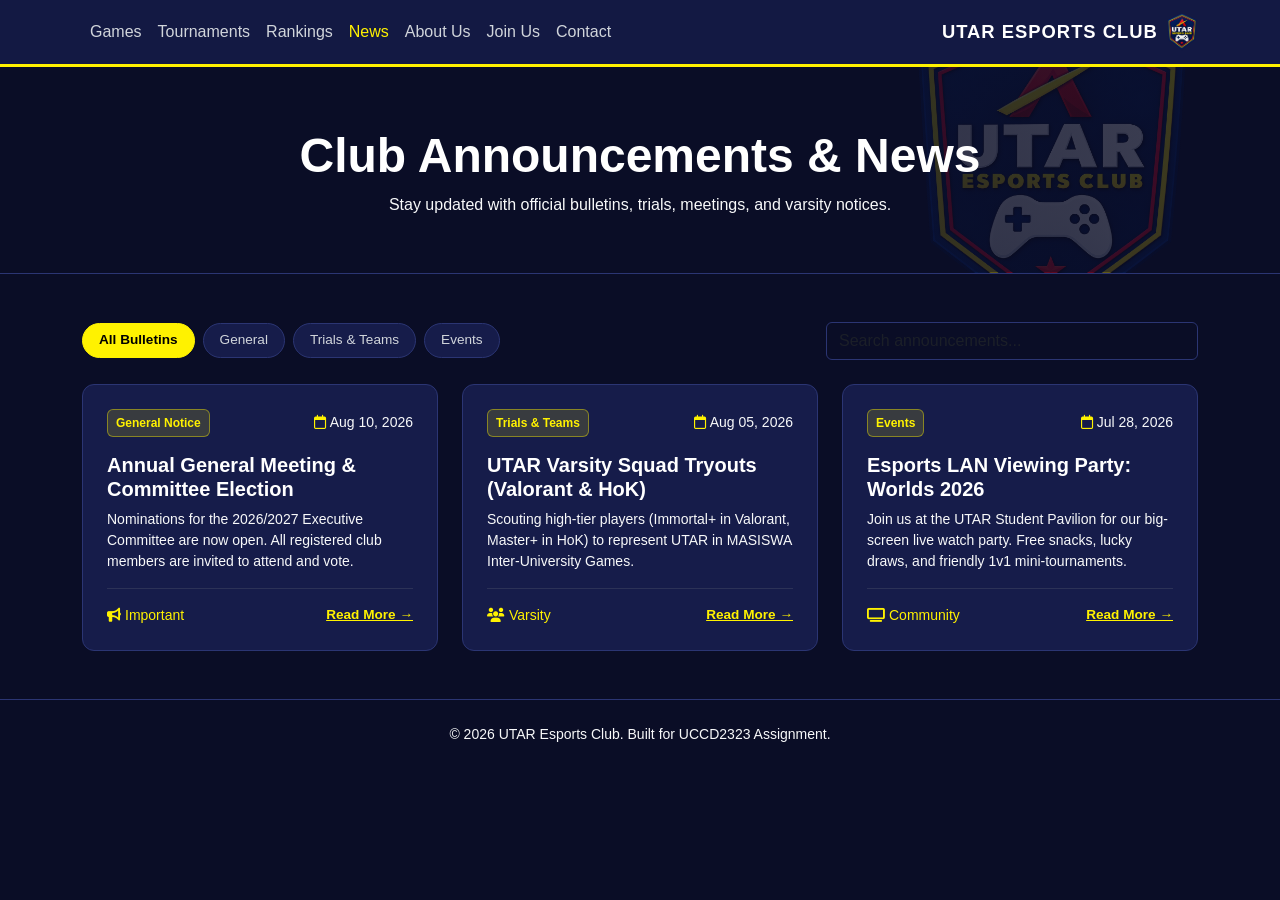
<file: news.html>
<!DOCTYPE html>
<html lang="en">
<head>
    <meta charset="UTF-8">
    <meta name="viewport" content="width=device-width, initial-scale=1.0">
    <meta name="description" content="News at UTAR Esports Club">
    <title>News | UTAR Esports Club</title>
    <link href="https://cdn.jsdelivr.net/npm/bootstrap@5.3.0/dist/css/bootstrap.min.css" rel="stylesheet">
    <link href="https://cdnjs.cloudflare.com/ajax/libs/font-awesome/6.4.0/css/all.min.css" rel="stylesheet">
    <link rel="stylesheet" href="css/esports-club.css">
</head>
<body>
    <nav class="navbar navbar-expand-xl navbar-dark sticky-top">
        <div class="container">
            <button class="navbar-toggler order-1" type="button" data-bs-toggle="collapse" data-bs-target="#mainNavigation" aria-controls="mainNavigation" aria-expanded="false" aria-label="Toggle navigation">
                <span class="navbar-toggler-icon"></span>
            </button>
            <div class="collapse navbar-collapse order-3 order-lg-1" id="mainNavigation">
                <ul class="navbar-nav me-auto">
                    <li class="nav-item"><a class="nav-link" href="game.html">Games</a></li>
                    <li class="nav-item"><a class="nav-link" href="tournament.html">Tournaments</a></li>
                    <li class="nav-item"><a class="nav-link" href="ranking.html">Rankings</a></li>
                    <li class="nav-item"><a class="nav-link active" href="news.html">News</a></li>
                    <li class="nav-item"><a class="nav-link" href="about-us.html">About Us</a></li>
                    <li class="nav-item"><a class="nav-link" href="register.html">Join Us</a></li>
                    <li class="nav-item"><a class="nav-link" href="contact.html">Contact</a></li>
                </ul>
            </div>
            <a class="navbar-brand club-home-link fw-bold d-flex align-items-center ms-auto order-2" href="index.html" aria-label="Return to homepage">
                <span class="d-none d-sm-inline">UTAR ESPORTS CLUB</span>
                <img src="images/utaresportclublogo.png" alt="UTAR Esports Club logo" class="brand-logo-img ms-2">
            </a>
        </div>
    </nav>
    <main>
<div id="news-section" class="page-view active-view">
        <header class="hero-header text-center">
            <div class="container">
                <h1 class="display-5 fw-bold text-white mb-2">Club Announcements & News</h1>
                <p class="text-light">Stay updated with official bulletins, trials, meetings, and varsity notices.</p>
            </div>
        </header>

        <section class="py-5">
            <div class="container">
                <div class="d-flex flex-wrap justify-content-between align-items-center mb-4 gap-3">
                    <div class="d-flex flex-wrap gap-2" id="filterButtonGroup">
                        <button class="filter-btn active" data-filter="all">All Bulletins</button>
                        <button class="filter-btn" data-filter="general">General</button>
                        <button class="filter-btn" data-filter="trials">Trials & Teams</button>
                        <button class="filter-btn" data-filter="events">Events</button>
                    </div>
                    <div class="col-12 col-md-4">
                        <input type="text" id="newsSearch" class="form-control" placeholder="Search announcements...">
                    </div>
                </div>

                <div class="row row-cols-1 row-cols-md-2 row-cols-lg-3 g-4" id="newsContainer">
                    <!-- Announcement 1 -->
                    <div class="col news-item" data-category="general">
                        <div class="news-card p-4">
                            <div class="d-flex justify-content-between align-items-center mb-3">
                                <span class="news-badge">General Notice</span>
                                <small class="text-light"><i class="fa-regular fa-calendar me-1 text-yellow"></i>Aug 10, 2026</small>
                            </div>
                            <h3 class="h5 fw-bold text-white mb-2">Annual General Meeting & Committee Election</h3>
                            <p class="small text-light flex-grow-1">
                                Nominations for the 2026/2027 Executive Committee are now open. All registered club members are invited to attend and vote.
                            </p>
                            <div class="pt-3 border-top border-secondary border-opacity-25 d-flex justify-content-between align-items-center">
                                <span class="small text-yellow"><i class="fa-solid fa-bullhorn me-1"></i>Important</span>
                                <button class="btn-read-more news-details" type="button" data-date="Aug 10, 2026" data-content="Nominations for the 2026/2027 Executive Committee are now officially open. All registered members are invited to attend and cast votes in Room G011 on September 5th at 7:30 PM.">Read More &rarr;</button>
                            </div>
                        </div>
                    </div>
                    <!-- Announcement 2 -->
                    <div class="col news-item" data-category="trials">
                        <div class="news-card p-4">
                            <div class="d-flex justify-content-between align-items-center mb-3">
                                <span class="news-badge">Trials & Teams</span>
                                <small class="text-light"><i class="fa-regular fa-calendar me-1 text-yellow"></i>Aug 05, 2026</small>
                            </div>
                            <h3 class="h5 fw-bold text-white mb-2">UTAR Varsity Squad Tryouts (Valorant & HoK)</h3>
                            <p class="small text-light flex-grow-1">
                                Scouting high-tier players (Immortal+ in Valorant, Master+ in HoK) to represent UTAR in MASISWA Inter-University Games.
                            </p>
                            <div class="pt-3 border-top border-secondary border-opacity-25 d-flex justify-content-between align-items-center">
                                <span class="small text-yellow"><i class="fa-solid fa-users me-1"></i>Varsity</span>
                                <button class="btn-read-more news-details" type="button" data-date="Aug 05, 2026" data-content="Scouting is underway for our representative rosters. Selected players will receive club jerseys, subsidized tournament entrance fees, and access to the dedicated esports training lab.">Read More &rarr;</button>
                            </div>
                        </div>
                    </div>
                    <!-- Announcement 3 -->
                    <div class="col news-item" data-category="events">
                        <div class="news-card p-4">
                            <div class="d-flex justify-content-between align-items-center mb-3">
                                <span class="news-badge">Events</span>
                                <small class="text-light"><i class="fa-regular fa-calendar me-1 text-yellow"></i>Jul 28, 2026</small>
                            </div>
                            <h3 class="h5 fw-bold text-white mb-2">Esports LAN Viewing Party: Worlds 2026</h3>
                            <p class="small text-light flex-grow-1">
                                Join us at the UTAR Student Pavilion for our big-screen live watch party. Free snacks, lucky draws, and friendly 1v1 mini-tournaments.
                            </p>
                            <div class="pt-3 border-top border-secondary border-opacity-25 d-flex justify-content-between align-items-center">
                                <span class="small text-yellow"><i class="fa-solid fa-tv me-1"></i>Community</span>
                                <button class="btn-read-more news-details" type="button" data-date="Jul 28, 2026" data-content="Watch the grand finals live with fellow summoners on the 150-inch projector screen at the Student Pavilion. Doors open at 5:00 PM. No registration fee required!">Read More &rarr;</button>
                            </div>
                        </div>
                    </div>
                </div>
            </div>
        </section>
    </div>


    <!-- ========================================================= -->
    <!-- UNIVERSAL MODALS                                          -->
    <!-- ========================================================= -->
    </main>

    <!-- Discord Modal -->
    <div class="modal fade" id="chatModal" tabindex="-1" aria-hidden="true">
        <div class="modal-dialog modal-dialog-centered">
            <div class="modal-content p-3 text-center">
                <div class="modal-header border-0 pb-0">
                    <button type="button" class="btn-close btn-close-white ms-auto" data-bs-dismiss="modal"></button>
                </div>
                <div class="modal-body pt-0">
                    <i class="fa-brands fa-discord text-primary display-4 mb-3"></i>
                    <h3 class="h5 fw-bold text-white" id="modalGameTitle">Game Chat</h3>
                    <p class="text-light small mb-4" id="modalChannelInfo">Connecting to UTAR official server channel...</p>
                    <a href="https://discord.com" target="_blank" class="btn btn-discord btn-lg w-100 rounded-pill shadow">
                        <i class="fa-solid fa-arrow-up-right-from-square me-2"></i>Launch Discord Channel
                    </a>
                </div>
            </div>
        </div>
    </div>

    <!-- Tournament Registration Modal -->
    <div class="modal fade" id="registerModal" tabindex="-1" aria-hidden="true">
        <div class="modal-dialog modal-dialog-centered">
            <div class="modal-content">
                <div class="modal-header border-secondary">
                    <h5 class="modal-title fw-bold text-yellow" id="modalTourneyTitle">Tournament Registration</h5>
                    <button type="button" class="btn-close btn-close-white" data-bs-dismiss="modal" aria-label="Close"></button>
                </div>
                <form id="tourneyForm">
                    <div class="modal-body">
                        <input type="hidden" id="modalTourneyId">
                        <div class="mb-3">
                            <label class="form-label small text-light">Game Title</label>
                            <input type="text" id="modalGameName" class="form-control">
                        </div>
                        <div class="mb-3">
                            <label class="form-label small text-light">Team Name *</label>
                            <input type="text" class="form-control" id="teamName" required placeholder="e.g. Harimau Kings">
                        </div>
                        <div class="mb-3">
                            <label class="form-label small text-light">Captain Name *</label>
                            <input type="text" class="form-control" id="captainName" required placeholder="Full Name">
                        </div>
                        <div class="row">
                            <div class="col-md-6 mb-3">
                                <label class="form-label small text-light">Student ID *</label>
                                <input type="text" class="form-control" id="studentId" required placeholder="e.g. 2301234">
                            </div>
                            <div class="col-md-6 mb-3">
                                <label class="form-label small text-light">Contact / Discord *</label>
                                <input type="text" class="form-control" id="contactInfo" required placeholder="012-3456789">
                            </div>
                        </div>
                        <div class="form-check">
                            <input class="form-check-input" type="checkbox" id="agreeRules" required>
                            <label class="form-check-label small text-light" for="agreeRules">I confirm all members are active UTAR students.</label>
                        </div>
                    </div>
                    <div class="modal-footer border-secondary">
                        <button type="button" class="btn btn-outline-light" data-bs-dismiss="modal">Close</button>
                        <button type="submit" class="btn btn-warning fw-bold bg-yellow border-0">Confirm Registration</button>
                    </div>
                </form>
            </div>
        </div>
    </div>

    <!-- News Details Modal -->
    <div class="modal fade" id="newsDetailModal" tabindex="-1" aria-hidden="true">
        <div class="modal-dialog modal-dialog-centered">
            <div class="modal-content">
                <div class="modal-header border-secondary">
                    <h5 class="modal-title fw-bold text-yellow" id="modalNewsTitle">Announcement</h5>
                    <button type="button" class="btn-close btn-close-white" data-bs-dismiss="modal" aria-label="Close"></button>
                </div>
                <div class="modal-body">
                    <p class="small text-light mb-3"><i class="fa-regular fa-calendar text-yellow me-1"></i> Posted on: <span id="modalNewsDate"></span></p>
                    <p id="modalNewsContent" class="text-white news-modal-content"></p>
                </div>
                <div class="modal-footer border-secondary">
                    <button type="button" class="btn btn-warning bg-yellow text-dark fw-bold border-0" data-bs-dismiss="modal">Close</button>
                </div>
            </div>
        </div>
    </div>

    <footer class="text-center py-4 text-light">
        <div class="container">
            <p class="mb-0 small">&copy; 2026 UTAR Esports Club. Built for UCCD2323 Assignment.</p>
        </div>
    </footer>

    <script src="https://cdn.jsdelivr.net/npm/bootstrap@5.3.0/dist/js/bootstrap.bundle.min.js"></script>
    <script src="https://code.jquery.com/jquery-3.6.4.min.js"></script>
    <script src="js/esports-club.js"></script>
</body>
</html>
</file>
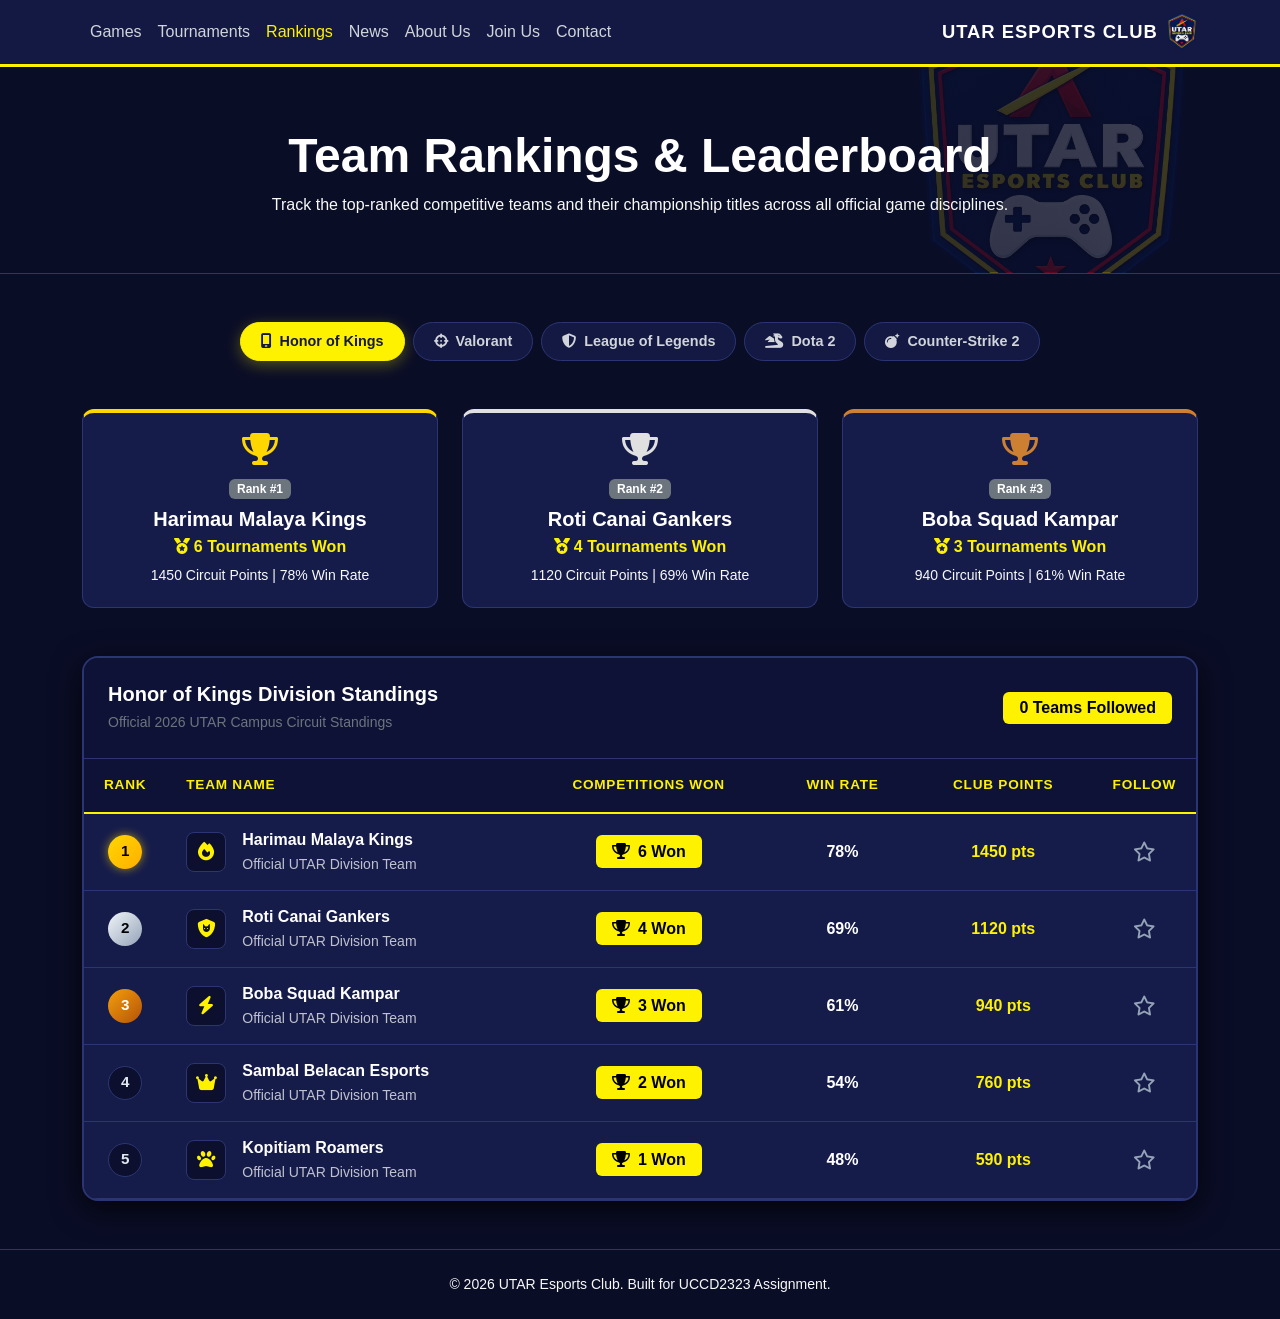
<file: ranking.html>
<!DOCTYPE html>
<html lang="en">
<head>
    <meta charset="UTF-8">
    <meta name="viewport" content="width=device-width, initial-scale=1.0">
    <meta name="description" content="Rankings at UTAR Esports Club">
    <title>Rankings | UTAR Esports Club</title>
    <link href="https://cdn.jsdelivr.net/npm/bootstrap@5.3.0/dist/css/bootstrap.min.css" rel="stylesheet">
    <link href="https://cdnjs.cloudflare.com/ajax/libs/font-awesome/6.4.0/css/all.min.css" rel="stylesheet">
    <link rel="stylesheet" href="css/esports-club.css">
</head>
<body>
    <nav class="navbar navbar-expand-xl navbar-dark sticky-top">
        <div class="container">
            <button class="navbar-toggler order-1" type="button" data-bs-toggle="collapse" data-bs-target="#mainNavigation" aria-controls="mainNavigation" aria-expanded="false" aria-label="Toggle navigation">
                <span class="navbar-toggler-icon"></span>
            </button>
            <div class="collapse navbar-collapse order-3 order-lg-1" id="mainNavigation">
                <ul class="navbar-nav me-auto">
                    <li class="nav-item"><a class="nav-link" href="game.html">Games</a></li>
                    <li class="nav-item"><a class="nav-link" href="tournament.html">Tournaments</a></li>
                    <li class="nav-item"><a class="nav-link active" href="ranking.html">Rankings</a></li>
                    <li class="nav-item"><a class="nav-link" href="news.html">News</a></li>
                    <li class="nav-item"><a class="nav-link" href="about-us.html">About Us</a></li>
                    <li class="nav-item"><a class="nav-link" href="register.html">Join Us</a></li>
                    <li class="nav-item"><a class="nav-link" href="contact.html">Contact</a></li>
                </ul>
            </div>
            <a class="navbar-brand club-home-link fw-bold d-flex align-items-center ms-auto order-2" href="index.html" aria-label="Return to homepage">
                <span class="d-none d-sm-inline">UTAR ESPORTS CLUB</span>
                <img src="images/utaresportclublogo.png" alt="UTAR Esports Club logo" class="brand-logo-img ms-2">
            </a>
        </div>
    </nav>
    <main>
<div id="rankings-section" class="page-view active-view">
        <header class="hero-header text-center">
            <div class="container">
                <h1 class="display-5 fw-bold text-white mb-2">Team Rankings & Leaderboard</h1>
                <p class="text-light">Track the top-ranked competitive teams and their championship titles across all official game disciplines.</p>
            </div>
        </header>

        <section class="py-5">
            <div class="container">
                <div class="d-flex justify-content-center mb-5">
                    <ul class="nav nav-pills flex-wrap gap-2 justify-content-center" id="gameTabs">
                        <li class="nav-item"><button class="nav-link active" data-game="hok"><i class="fa-solid fa-mobile-screen me-2"></i>Honor of Kings</button></li>
                        <li class="nav-item"><button class="nav-link" data-game="valorant"><i class="fa-solid fa-crosshairs me-2"></i>Valorant</button></li>
                        <li class="nav-item"><button class="nav-link" data-game="lol"><i class="fa-solid fa-shield-halved me-2"></i>League of Legends</button></li>
                        <li class="nav-item"><button class="nav-link" data-game="dota2"><i class="fa-solid fa-dragon me-2"></i>Dota 2</button></li>
                        <li class="nav-item"><button class="nav-link" data-game="cs2"><i class="fa-solid fa-bomb me-2"></i>Counter-Strike 2</button></li>
                    </ul>
                </div>

                <div class="row g-4 mb-5" id="podiumContainer"></div>

                <div class="ranking-card">
                    <div class="ranking-card-header p-4 d-flex justify-content-between align-items-center flex-wrap gap-2">
                        <div>
                            <h2 class="h5 fw-bold text-white mb-1" id="currentTableTitle">Honor of Kings Division Standings</h2>
                            <small class="text-secondary">Official 2026 UTAR Campus Circuit Standings</small>
                        </div>
                        <span id="followedCountBadge" class="badge bg-yellow px-3 py-2 fw-bold text-dark fs-6">0 Teams Followed</span>
                    </div>
                    <div class="table-responsive">
                        <table class="table table-custom align-middle">
                            <thead>
                                <tr>
                                    <th class="text-center rank-column">RANK</th>
                                    <th>TEAM NAME</th>
                                    <th class="text-center">COMPETITIONS WON</th>
                                    <th class="text-center">WIN RATE</th>
                                    <th class="text-center">CLUB POINTS</th>
                                    <th class="text-center follow-column">FOLLOW</th>
                                </tr>
                            </thead>
                            <tbody id="rankingTableBody"></tbody>
                        </table>
                    </div>
                </div>
            </div>
        </section>
    </div>


    <!-- ========================================================= -->
    </main>

    <!-- Discord Modal -->
    <div class="modal fade" id="chatModal" tabindex="-1" aria-hidden="true">
        <div class="modal-dialog modal-dialog-centered">
            <div class="modal-content p-3 text-center">
                <div class="modal-header border-0 pb-0">
                    <button type="button" class="btn-close btn-close-white ms-auto" data-bs-dismiss="modal"></button>
                </div>
                <div class="modal-body pt-0">
                    <i class="fa-brands fa-discord text-primary display-4 mb-3"></i>
                    <h3 class="h5 fw-bold text-white" id="modalGameTitle">Game Chat</h3>
                    <p class="text-light small mb-4" id="modalChannelInfo">Connecting to UTAR official server channel...</p>
                    <a href="https://discord.com" target="_blank" class="btn btn-discord btn-lg w-100 rounded-pill shadow">
                        <i class="fa-solid fa-arrow-up-right-from-square me-2"></i>Launch Discord Channel
                    </a>
                </div>
            </div>
        </div>
    </div>

    <!-- Tournament Registration Modal -->
    <div class="modal fade" id="registerModal" tabindex="-1" aria-hidden="true">
        <div class="modal-dialog modal-dialog-centered">
            <div class="modal-content">
                <div class="modal-header border-secondary">
                    <h5 class="modal-title fw-bold text-yellow" id="modalTourneyTitle">Tournament Registration</h5>
                    <button type="button" class="btn-close btn-close-white" data-bs-dismiss="modal" aria-label="Close"></button>
                </div>
                <form id="tourneyForm">
                    <div class="modal-body">
                        <input type="hidden" id="modalTourneyId">
                        <div class="mb-3">
                            <label class="form-label small text-light">Game Title</label>
                            <input type="text" id="modalGameName" class="form-control">
                        </div>
                        <div class="mb-3">
                            <label class="form-label small text-light">Team Name *</label>
                            <input type="text" class="form-control" id="teamName" required placeholder="e.g. Harimau Kings">
                        </div>
                        <div class="mb-3">
                            <label class="form-label small text-light">Captain Name *</label>
                            <input type="text" class="form-control" id="captainName" required placeholder="Full Name">
                        </div>
                        <div class="row">
                            <div class="col-md-6 mb-3">
                                <label class="form-label small text-light">Student ID *</label>
                                <input type="text" class="form-control" id="studentId" required placeholder="e.g. 2301234">
                            </div>
                            <div class="col-md-6 mb-3">
                                <label class="form-label small text-light">Contact / Discord *</label>
                                <input type="text" class="form-control" id="contactInfo" required placeholder="012-3456789">
                            </div>
                        </div>
                        <div class="form-check">
                            <input class="form-check-input" type="checkbox" id="agreeRules" required>
                            <label class="form-check-label small text-light" for="agreeRules">I confirm all members are active UTAR students.</label>
                        </div>
                    </div>
                    <div class="modal-footer border-secondary">
                        <button type="button" class="btn btn-outline-light" data-bs-dismiss="modal">Close</button>
                        <button type="submit" class="btn btn-warning fw-bold bg-yellow border-0">Confirm Registration</button>
                    </div>
                </form>
            </div>
        </div>
    </div>

    <!-- News Details Modal -->
    <div class="modal fade" id="newsDetailModal" tabindex="-1" aria-hidden="true">
        <div class="modal-dialog modal-dialog-centered">
            <div class="modal-content">
                <div class="modal-header border-secondary">
                    <h5 class="modal-title fw-bold text-yellow" id="modalNewsTitle">Announcement</h5>
                    <button type="button" class="btn-close btn-close-white" data-bs-dismiss="modal" aria-label="Close"></button>
                </div>
                <div class="modal-body">
                    <p class="small text-light mb-3"><i class="fa-regular fa-calendar text-yellow me-1"></i> Posted on: <span id="modalNewsDate"></span></p>
                    <p id="modalNewsContent" class="text-white news-modal-content"></p>
                </div>
                <div class="modal-footer border-secondary">
                    <button type="button" class="btn btn-warning bg-yellow text-dark fw-bold border-0" data-bs-dismiss="modal">Close</button>
                </div>
            </div>
        </div>
    </div>

    <footer class="text-center py-4 text-light">
        <div class="container">
            <p class="mb-0 small">&copy; 2026 UTAR Esports Club. Built for UCCD2323 Assignment.</p>
        </div>
    </footer>

    <script src="https://cdn.jsdelivr.net/npm/bootstrap@5.3.0/dist/js/bootstrap.bundle.min.js"></script>
    <script src="https://code.jquery.com/jquery-3.6.4.min.js"></script>
    <script src="js/esports-club.js"></script>
</body>
</html>
</file>
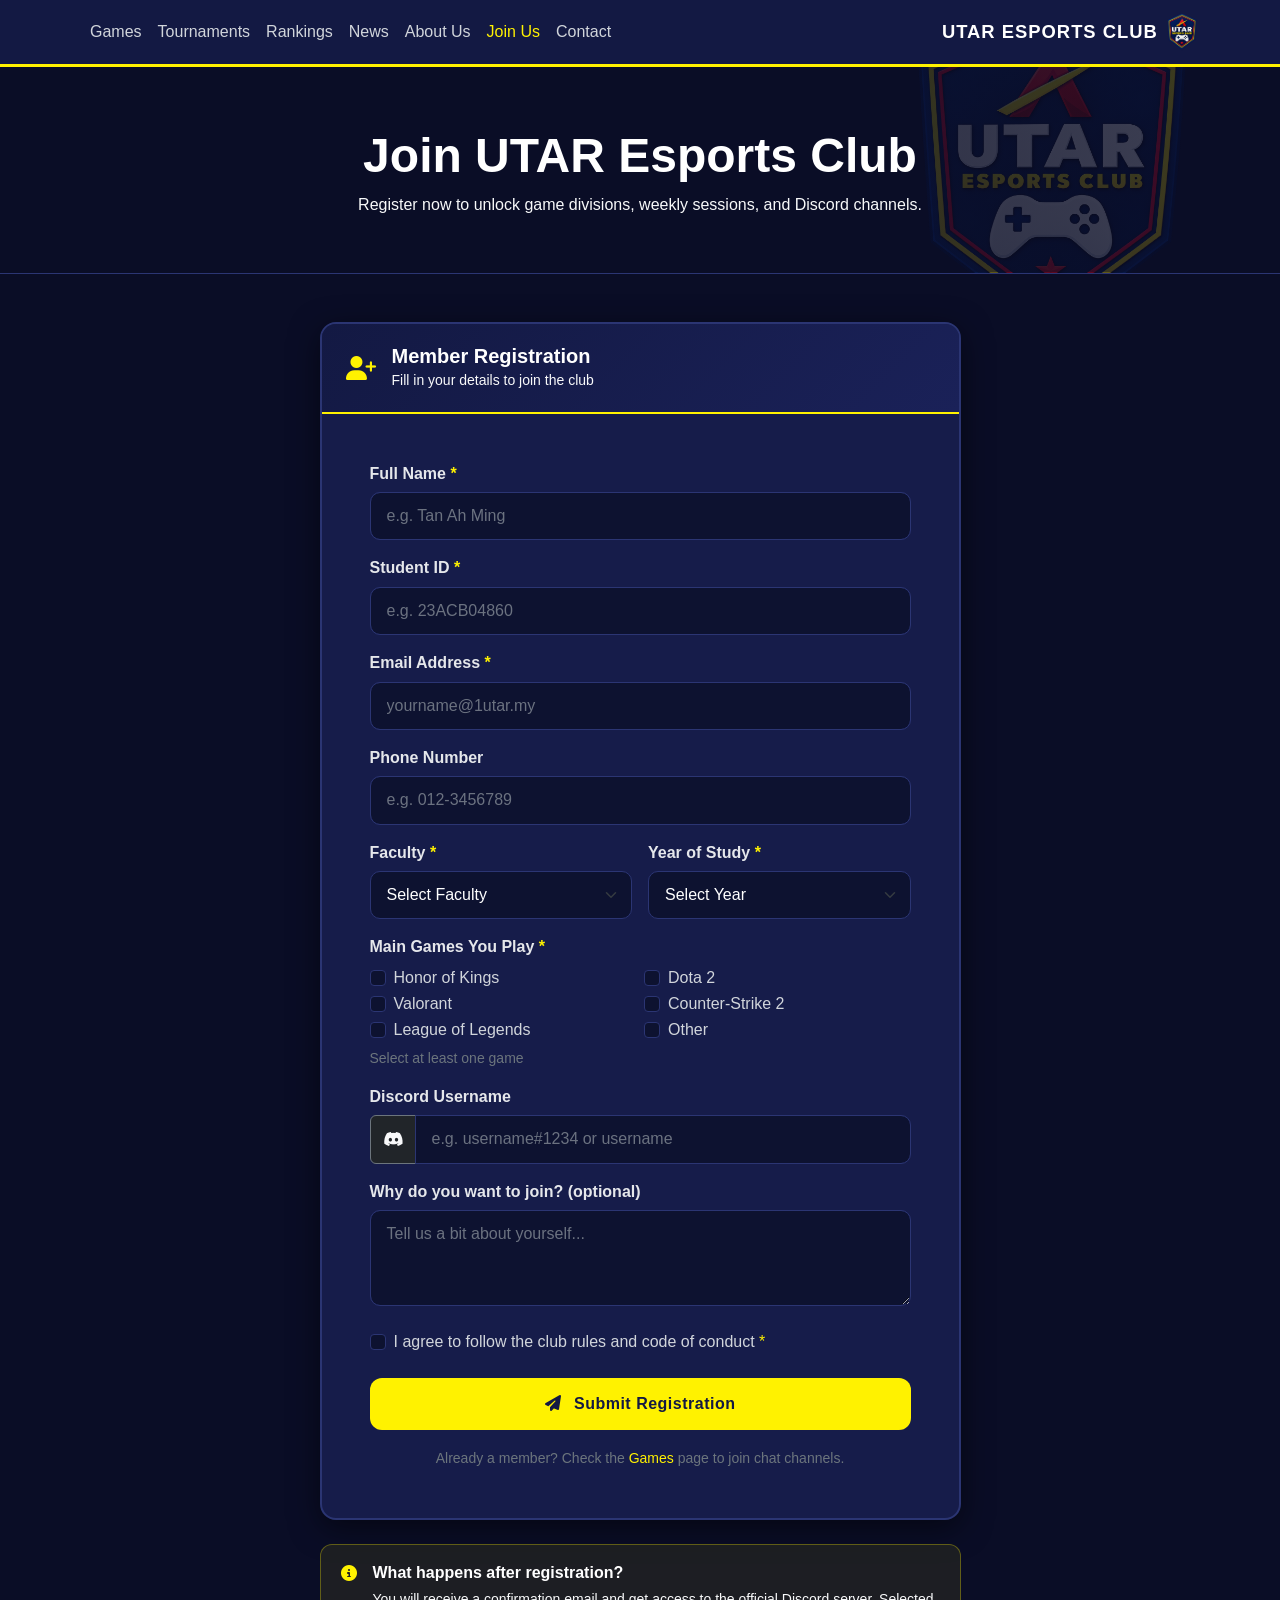
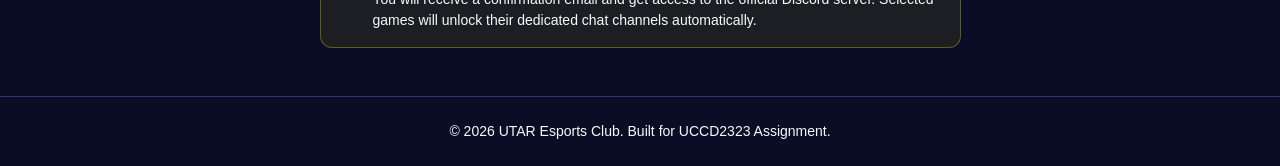
<file: register.html>
<!DOCTYPE html>
<html lang="en">

<head>
    <meta charset="UTF-8">
    <meta name="viewport" content="width=device-width, initial-scale=1.0">
    <title>UTAR Esports Club - Register</title>
    <!-- Bootstrap 5 CSS -->
    <link href="https://cdn.jsdelivr.net/npm/bootstrap@5.3.0/dist/css/bootstrap.min.css" rel="stylesheet">
    <!-- FontAwesome Icons -->
    <link href="https://cdnjs.cloudflare.com/ajax/libs/font-awesome/6.4.0/css/all.min.css" rel="stylesheet">
    <!-- Custom CSS -->
    <link href="css/esports-club.css" rel="stylesheet">
    <link href="css/forms.css" rel="stylesheet">
</head>

<body>

    <!-- Navbar -->
    <nav class="navbar navbar-expand-xl navbar-dark sticky-top">
        <div class="container">
            <button class="navbar-toggler order-1" type="button" data-bs-toggle="collapse" data-bs-target="#mainNavigation" aria-controls="mainNavigation" aria-expanded="false" aria-label="Toggle navigation">
                <span class="navbar-toggler-icon"></span>
            </button>
            <div class="collapse navbar-collapse order-3 order-lg-1" id="mainNavigation">
                <ul class="navbar-nav me-auto">
                    <li class="nav-item"><a class="nav-link" href="game.html">Games</a></li>
                    <li class="nav-item"><a class="nav-link" href="tournament.html">Tournaments</a></li>
                    <li class="nav-item"><a class="nav-link" href="ranking.html">Rankings</a></li>
                    <li class="nav-item"><a class="nav-link" href="news.html">News</a></li>
                    <li class="nav-item"><a class="nav-link" href="about-us.html">About Us</a></li>
                    <li class="nav-item"><a class="nav-link active" href="register.html">Join Us</a></li>
                    <li class="nav-item"><a class="nav-link" href="contact.html">Contact</a></li>
                </ul>
            </div>
            <a class="navbar-brand club-home-link fw-bold d-flex align-items-center ms-auto order-2" href="index.html" aria-label="Return to homepage">
                <span class="d-none d-sm-inline">UTAR ESPORTS CLUB</span>
                <img src="images/utaresportclublogo.png" alt="UTAR Esports Club logo" class="brand-logo-img ms-2">
            </a>
        </div>
    </nav>

    <!-- Hero -->
    <header class="hero-header text-center">
        <div class="container">
            <h1 class="display-5 fw-bold text-white mb-2">Join UTAR Esports Club</h1>
            <p class="text-light">Register now to unlock game divisions, weekly sessions, and Discord channels.</p>
        </div>
    </header>

    <!-- Register Form -->
    <section class="py-5">
        <div class="container">
            <div class="row justify-content-center">
                <div class="col-lg-8 col-xl-7">

                    <div class="register-card">
                        <div class="card-header d-flex align-items-center">
                            <i class="fa-solid fa-user-plus text-yellow me-3 fs-4"></i>
                            <div>
                                <h2 class="h5 fw-bold text-white mb-0">Member Registration</h2>
                                <small class="text-light">Fill in your details to join the club</small>
                            </div>
                        </div>

                        <div class="card-body p-4 p-md-5">
                            <form id="registerForm" novalidate>
                                <!-- Full Name -->
                                <div class="mb-3">
                                    <label for="fullName" class="form-label">Full Name <span
                                            class="text-yellow">*</span></label>
                                    <input type="text" class="form-control" id="fullName" placeholder="e.g. Tan Ah Ming"
                                        required>
                                    <div class="invalid-feedback">Please enter your full name.</div>
                                </div>

                                <!-- Student ID -->
                                <div class="mb-3">
                                    <label for="studentId" class="form-label">Student ID <span
                                            class="text-yellow">*</span></label>
                                    <input type="text" class="form-control" id="studentId" placeholder="e.g. 23ACB04860"
                                        pattern="[0-9]{2}[A-Za-z]{3}[0-9]{5}" minlength="10" maxlength="10" required>
                                    <div class="invalid-feedback">Please enter a 10-character Student ID, such as 23ACB04860.</div>
                                </div>

                                <!-- Email -->
                                <div class="mb-3">
                                    <label for="email" class="form-label">Email Address <span
                                            class="text-yellow">*</span></label>
                                    <input type="email" class="form-control" id="email" placeholder="yourname@1utar.my"
                                        required>
                                    <div class="invalid-feedback">Please enter a valid email.</div>
                                </div>

                                <!-- Phone -->
                                <div class="mb-3">
                                    <label for="phone" class="form-label">Phone Number</label>
                                    <input type="tel" class="form-control" id="phone" placeholder="e.g. 012-3456789">
                                </div>

                                <!-- Faculty & Year -->
                                <div class="row g-3 mb-3">
                                    <div class="col-md-6">
                                        <label for="faculty" class="form-label">Faculty <span
                                                class="text-yellow">*</span></label>
                                        <select class="form-select" id="faculty" required>
                                            <option value="" selected disabled>Select Faculty</option>
                                            <option value="FICT">Faculty of Information and Communication Technology
                                                (FICT)</option>
                                            <option value="FEGT">Faculty of Engineering and Green Technology (FEGT)
                                            </option>
                                            <option value="THP FBF">Teh Hong Piow Faculty of Business and Finance (THP
                                                FBF)</option>
                                            <option value="FAS">Faculty of Arts and Social Science (FAS)</option>
                                            <option value="Other">Other</option>
                                        </select>
                                        <div class="invalid-feedback">Please select your faculty.</div>
                                    </div>
                                    <div class="col-md-6">
                                        <label for="year" class="form-label">Year of Study <span
                                                class="text-yellow">*</span></label>
                                        <select class="form-select" id="year" required>
                                            <option value="" selected disabled>Select Year</option>
                                            <option value="Y1">Year 1</option>
                                            <option value="Y2">Year 2</option>
                                            <option value="Y3">Year 3</option>
                                            <option value="Y4">Year 4</option>
                                        </select>
                                        <div class="invalid-feedback">Please select your year.</div>
                                    </div>
                                </div>

                                <!-- Main Games -->
                                <div class="mb-3">
                                    <label class="form-label">Main Games You Play <span
                                            class="text-yellow">*</span></label>
                                    <div class="row g-2">
                                        <div class="col-sm-6">
                                            <div class="form-check">
                                                <input class="form-check-input" type="checkbox" value="Honor of Kings"
                                                    id="gameHOK">
                                                <label class="form-check-label" for="gameHOK">Honor of Kings</label>
                                            </div>
                                            <div class="form-check">
                                                <input class="form-check-input" type="checkbox" value="Valorant"
                                                    id="gameValo">
                                                <label class="form-check-label" for="gameValo">Valorant</label>
                                            </div>
                                            <div class="form-check">
                                                <input class="form-check-input" type="checkbox"
                                                    value="League of Legends" id="gameLoL">
                                                <label class="form-check-label" for="gameLoL">League of Legends</label>
                                            </div>
                                        </div>
                                        <div class="col-sm-6">
                                            <div class="form-check">
                                                <input class="form-check-input" type="checkbox" value="Dota 2"
                                                    id="gameDota">
                                                <label class="form-check-label" for="gameDota">Dota 2</label>
                                            </div>
                                            <div class="form-check">
                                                <input class="form-check-input" type="checkbox" value="Counter-Strike 2"
                                                    id="gameCS2">
                                                <label class="form-check-label" for="gameCS2">Counter-Strike 2</label>
                                            </div>
                                            <div class="form-check">
                                                <input class="form-check-input" type="checkbox" value="Other"
                                                    id="gameOther">
                                                <label class="form-check-label" for="gameOther">Other</label>
                                            </div>
                                        </div>
                                    </div>
                                    <div class="form-text text-secondary mt-1">Select at least one game</div>
                                </div>

                                <!-- Discord -->
                                <div class="mb-3">
                                    <label for="discord" class="form-label">Discord Username</label>
                                    <div class="input-group">
                                        <span class="input-group-text bg-dark border-secondary text-light">
                                            <i class="fa-brands fa-discord"></i>
                                        </span>
                                        <input type="text" class="form-control" id="discord"
                                            placeholder="e.g. username#1234 or username">
                                    </div>
                                </div>

                                <!-- Reason -->
                                <div class="mb-4">
                                    <label for="reason" class="form-label">Why do you want to join? (optional)</label>
                                    <textarea class="form-control" id="reason" rows="3"
                                        placeholder="Tell us a bit about yourself..."></textarea>
                                </div>

                                <!-- Agreement -->
                                <div class="form-check mb-4">
                                    <input class="form-check-input" type="checkbox" id="agreeTerms" required>
                                    <label class="form-check-label" for="agreeTerms">
                                        I agree to follow the club rules and code of conduct <span
                                            class="text-yellow">*</span>
                                    </label>
                                    <div class="invalid-feedback">You must agree before submitting.</div>
                                </div>

                                <!-- Submit -->
                                <button type="submit" class="btn btn-register w-100 mb-3">
                                    <i class="fa-solid fa-paper-plane me-2"></i> Submit Registration
                                </button>

                                <div class="text-center">
                                    <small class="text-secondary">Already a member? Check the <a href="game.html"
                                            class="text-yellow text-decoration-none">Games</a> page to join chat
                                        channels.</small>
                                </div>
                            </form>
                        </div>
                    </div>

                    <!-- Info Box -->
                    <div class="info-box mt-4">
                        <div class="d-flex">
                            <i class="fa-solid fa-circle-info text-yellow me-3 mt-1"></i>
                            <div>
                                <strong class="text-white">What happens after registration?</strong>
                                <p class="mb-0 small text-light mt-1">
                                    You will receive a confirmation email and get access to the official Discord server.
                                    Selected games will unlock their dedicated chat channels automatically.
                                </p>
                            </div>
                        </div>
                    </div>

                </div>
            </div>
        </div>
    </section>

    <!-- Success Modal -->
    <div class="modal fade" id="successModal" tabindex="-1" aria-hidden="true">
        <div class="modal-dialog modal-dialog-centered">
            <div class="modal-content p-3 text-center">
                <div class="modal-header border-0 pb-0">
                    <button type="button" class="btn-close btn-close-white ms-auto" data-bs-dismiss="modal"></button>
                </div>
                <div class="modal-body pt-0">
                    <i class="fa-solid fa-circle-check text-yellow display-4 mb-3"></i>
                    <h3 class="h5 fw-bold text-white">Registration Successful!</h3>
                    <p class="text-light small mb-4">
                        Welcome to UTAR Esports Club. Check your email for next steps and join our Discord server.
                    </p>
                    <a href="game.html" class="btn btn-register btn-lg w-100 rounded-pill">
                        Go to Games Page
                    </a>
                </div>
            </div>
        </div>
    </div>

    <!-- Footer -->
    <footer class="text-center py-4 text-light">
        <div class="container">
            <p class="mb-0 small">&copy; 2026 UTAR Esports Club. Built for UCCD2323 Assignment.</p>
        </div>
    </footer>

    <!-- Scripts -->
    <script src="https://cdn.jsdelivr.net/npm/bootstrap@5.3.0/dist/js/bootstrap.bundle.min.js"></script>
    <script src="https://code.jquery.com/jquery-3.6.4.min.js"></script>
    <!-- Custom Script -->
    <script src="js/forms.js"></script>
</body>

</html>
</file>
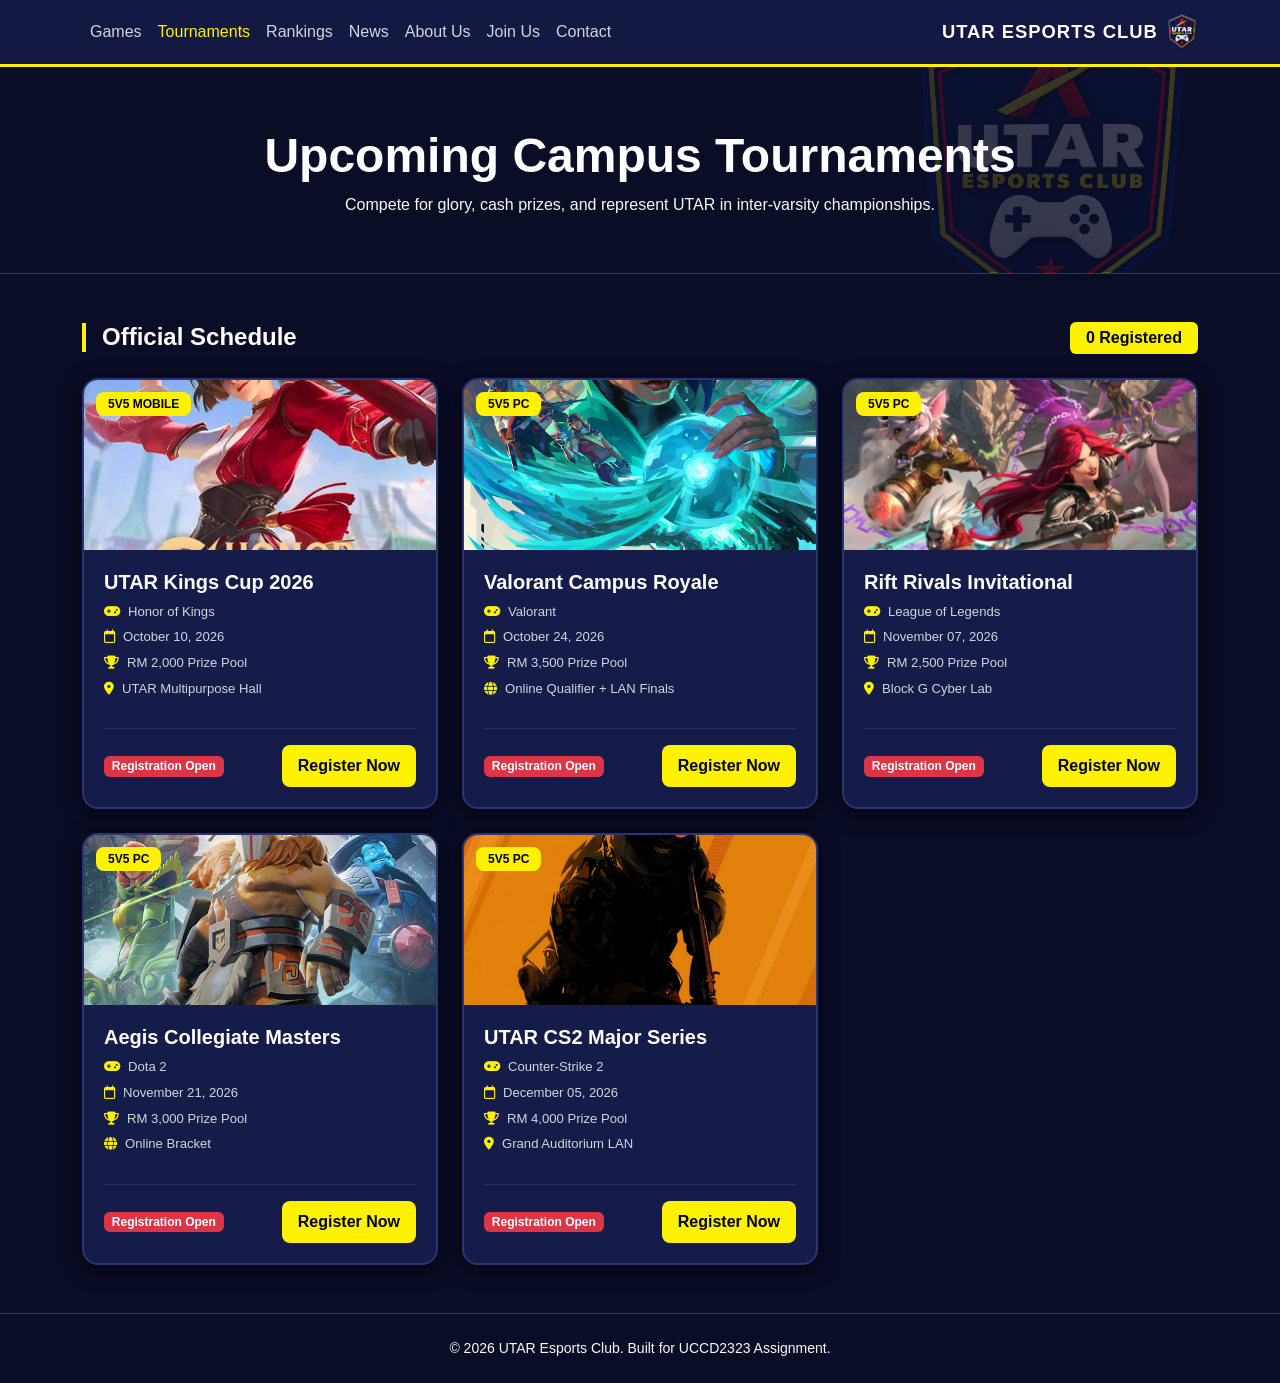
<file: tournament.html>
<!DOCTYPE html>
<html lang="en">
<head>
    <meta charset="UTF-8">
    <meta name="viewport" content="width=device-width, initial-scale=1.0">
    <meta name="description" content="Tournaments at UTAR Esports Club">
    <title>Tournaments | UTAR Esports Club</title>
    <link href="https://cdn.jsdelivr.net/npm/bootstrap@5.3.0/dist/css/bootstrap.min.css" rel="stylesheet">
    <link href="https://cdnjs.cloudflare.com/ajax/libs/font-awesome/6.4.0/css/all.min.css" rel="stylesheet">
    <link rel="stylesheet" href="css/esports-club.css">
</head>
<body>
    <nav class="navbar navbar-expand-xl navbar-dark sticky-top">
        <div class="container">
            <button class="navbar-toggler order-1" type="button" data-bs-toggle="collapse" data-bs-target="#mainNavigation" aria-controls="mainNavigation" aria-expanded="false" aria-label="Toggle navigation">
                <span class="navbar-toggler-icon"></span>
            </button>
            <div class="collapse navbar-collapse order-3 order-lg-1" id="mainNavigation">
                <ul class="navbar-nav me-auto">
                    <li class="nav-item"><a class="nav-link" href="game.html">Games</a></li>
                    <li class="nav-item"><a class="nav-link active" href="tournament.html">Tournaments</a></li>
                    <li class="nav-item"><a class="nav-link" href="ranking.html">Rankings</a></li>
                    <li class="nav-item"><a class="nav-link" href="news.html">News</a></li>
                    <li class="nav-item"><a class="nav-link" href="about-us.html">About Us</a></li>
                    <li class="nav-item"><a class="nav-link" href="register.html">Join Us</a></li>
                    <li class="nav-item"><a class="nav-link" href="contact.html">Contact</a></li>
                </ul>
            </div>
            <a class="navbar-brand club-home-link fw-bold d-flex align-items-center ms-auto order-2" href="index.html" aria-label="Return to homepage">
                <span class="d-none d-sm-inline">UTAR ESPORTS CLUB</span>
                <img src="images/utaresportclublogo.png" alt="UTAR Esports Club logo" class="brand-logo-img ms-2">
            </a>
        </div>
    </nav>
    <main>
<div id="tournaments-section" class="page-view active-view">
        <header class="hero-header text-center">
            <div class="container">
                <h1 class="display-5 fw-bold text-white mb-2">Upcoming Campus Tournaments</h1>
                <p class="text-light">Compete for glory, cash prizes, and represent UTAR in inter-varsity championships.</p>
            </div>
        </header>

        <section class="py-5">
            <div class="container">
                <div class="d-flex flex-wrap justify-content-between align-items-center mb-4 gap-3">
                    <h2 class="h4 fw-bold text-white mb-0 border-start border-4 border-yellow ps-3">Official Schedule</h2>
                    <span id="registeredCountBadge" class="badge bg-yellow px-3 py-2 fs-6 fw-bold text-dark">0 Registered</span>
                </div>

                <div class="row row-cols-1 row-cols-md-2 row-cols-lg-3 g-4">
                    <!-- Tournament 1 -->
                    <div class="col">
                        <div class="tourney-card" data-tourney-id="hok_clash_2026">
                            <div class="tourney-img-wrapper">
                                <img src="images/hok.jpg.jpeg" class="tourney-img" alt="Honor of Kings">
                                <span class="badge bg-yellow tourney-badge">5v5 Mobile</span>
                            </div>
                            <div class="tourney-body">
                                <div>
                                    <h3 class="h5 fw-bold text-white mb-2">UTAR Kings Cup 2026</h3>
                                    <p class="tourney-meta-item"><i class="fa-solid fa-gamepad text-yellow me-2"></i>Honor of Kings</p>
                                    <p class="tourney-meta-item"><i class="fa-regular fa-calendar text-yellow me-2"></i>October 10, 2026</p>
                                    <p class="tourney-meta-item"><i class="fa-solid fa-trophy text-yellow me-2"></i>RM 2,000 Prize Pool</p>
                                    <p class="tourney-meta-item"><i class="fa-solid fa-location-dot text-yellow me-2"></i>UTAR Multipurpose Hall</p>
                                </div>
                                <div class="mt-4 pt-3 border-top border-secondary border-opacity-25 d-flex justify-content-between align-items-center">
                                    <span class="badge bg-danger">Registration Open</span>
                                    <button class="btn-register tournament-action" type="button">Register Now</button>
                                </div>
                            </div>
                        </div>
                    </div>
                    <!-- Tournament 2 -->
                    <div class="col">
                        <div class="tourney-card" data-tourney-id="val_showdown_2026">
                            <div class="tourney-img-wrapper">
                                <img src="images/valo.jpg.jpeg" class="tourney-img" alt="Valorant">
                                <span class="badge bg-yellow tourney-badge">5v5 PC</span>
                            </div>
                            <div class="tourney-body">
                                <div>
                                    <h3 class="h5 fw-bold text-white mb-2">Valorant Campus Royale</h3>
                                    <p class="tourney-meta-item"><i class="fa-solid fa-gamepad text-yellow me-2"></i>Valorant</p>
                                    <p class="tourney-meta-item"><i class="fa-regular fa-calendar text-yellow me-2"></i>October 24, 2026</p>
                                    <p class="tourney-meta-item"><i class="fa-solid fa-trophy text-yellow me-2"></i>RM 3,500 Prize Pool</p>
                                    <p class="tourney-meta-item"><i class="fa-solid fa-globe text-yellow me-2"></i>Online Qualifier + LAN Finals</p>
                                </div>
                                <div class="mt-4 pt-3 border-top border-secondary border-opacity-25 d-flex justify-content-between align-items-center">
                                    <span class="badge bg-danger">Registration Open</span>
                                    <button class="btn-register tournament-action" type="button">Register Now</button>
                                </div>
                            </div>
                        </div>
                    </div>
                    <!-- Tournament 3 -->
                    <div class="col">
                        <div class="tourney-card" data-tourney-id="lol_rift_2026">
                            <div class="tourney-img-wrapper">
                                <img src="images/lol.jpg.jpeg" class="tourney-img" alt="League of Legends">
                                <span class="badge bg-yellow tourney-badge">5v5 PC</span>
                            </div>
                            <div class="tourney-body">
                                <div>
                                    <h3 class="h5 fw-bold text-white mb-2">Rift Rivals Invitational</h3>
                                    <p class="tourney-meta-item"><i class="fa-solid fa-gamepad text-yellow me-2"></i>League of Legends</p>
                                    <p class="tourney-meta-item"><i class="fa-regular fa-calendar text-yellow me-2"></i>November 07, 2026</p>
                                    <p class="tourney-meta-item"><i class="fa-solid fa-trophy text-yellow me-2"></i>RM 2,500 Prize Pool</p>
                                    <p class="tourney-meta-item"><i class="fa-solid fa-location-dot text-yellow me-2"></i>Block G Cyber Lab</p>
                                </div>
                                <div class="mt-4 pt-3 border-top border-secondary border-opacity-25 d-flex justify-content-between align-items-center">
                                    <span class="badge bg-danger">Registration Open</span>
                                    <button class="btn-register tournament-action" type="button">Register Now</button>
                                </div>
                            </div>
                        </div>
                    </div>
                    <!-- Tournament 4 -->
                    <div class="col">
                        <div class="tourney-card" data-tourney-id="dota2_aegis_2026">
                            <div class="tourney-img-wrapper">
                                <img src="images/Dota_2.jpg.jpeg" class="tourney-img" alt="Dota 2">
                                <span class="badge bg-yellow tourney-badge">5v5 PC</span>
                            </div>
                            <div class="tourney-body">
                                <div>
                                    <h3 class="h5 fw-bold text-white mb-2">Aegis Collegiate Masters</h3>
                                    <p class="tourney-meta-item"><i class="fa-solid fa-gamepad text-yellow me-2"></i>Dota 2</p>
                                    <p class="tourney-meta-item"><i class="fa-regular fa-calendar text-yellow me-2"></i>November 21, 2026</p>
                                    <p class="tourney-meta-item"><i class="fa-solid fa-trophy text-yellow me-2"></i>RM 3,000 Prize Pool</p>
                                    <p class="tourney-meta-item"><i class="fa-solid fa-globe text-yellow me-2"></i>Online Bracket</p>
                                </div>
                                <div class="mt-4 pt-3 border-top border-secondary border-opacity-25 d-flex justify-content-between align-items-center">
                                    <span class="badge bg-danger">Registration Open</span>
                                    <button class="btn-register tournament-action" type="button">Register Now</button>
                                </div>
                            </div>
                        </div>
                    </div>
                    <!-- Tournament 5 -->
                    <div class="col">
                        <div class="tourney-card" data-tourney-id="cs2_major_2026">
                            <div class="tourney-img-wrapper">
                                <img src="images/Cs2.jpg.jpeg" class="tourney-img" alt="Counter-Strike 2">
                                <span class="badge bg-yellow tourney-badge">5v5 PC</span>
                            </div>
                            <div class="tourney-body">
                                <div>
                                    <h3 class="h5 fw-bold text-white mb-2">UTAR CS2 Major Series</h3>
                                    <p class="tourney-meta-item"><i class="fa-solid fa-gamepad text-yellow me-2"></i>Counter-Strike 2</p>
                                    <p class="tourney-meta-item"><i class="fa-regular fa-calendar text-yellow me-2"></i>December 05, 2026</p>
                                    <p class="tourney-meta-item"><i class="fa-solid fa-trophy text-yellow me-2"></i>RM 4,000 Prize Pool</p>
                                    <p class="tourney-meta-item"><i class="fa-solid fa-location-dot text-yellow me-2"></i>Grand Auditorium LAN</p>
                                </div>
                                <div class="mt-4 pt-3 border-top border-secondary border-opacity-25 d-flex justify-content-between align-items-center">
                                    <span class="badge bg-danger">Registration Open</span>
                                    <button class="btn-register tournament-action" type="button">Register Now</button>
                                </div>
                            </div>
                        </div>
                    </div>
                </div>
            </div>
        </section>
    </div>


    <!-- ========================================================= -->
    </main>

    <!-- Discord Modal -->
    <div class="modal fade" id="chatModal" tabindex="-1" aria-hidden="true">
        <div class="modal-dialog modal-dialog-centered">
            <div class="modal-content p-3 text-center">
                <div class="modal-header border-0 pb-0">
                    <button type="button" class="btn-close btn-close-white ms-auto" data-bs-dismiss="modal"></button>
                </div>
                <div class="modal-body pt-0">
                    <i class="fa-brands fa-discord text-primary display-4 mb-3"></i>
                    <h3 class="h5 fw-bold text-white" id="modalGameTitle">Game Chat</h3>
                    <p class="text-light small mb-4" id="modalChannelInfo">Connecting to UTAR official server channel...</p>
                    <a href="https://discord.com" target="_blank" class="btn btn-discord btn-lg w-100 rounded-pill shadow">
                        <i class="fa-solid fa-arrow-up-right-from-square me-2"></i>Launch Discord Channel
                    </a>
                </div>
            </div>
        </div>
    </div>

    <!-- Tournament Registration Modal -->
    <div class="modal fade" id="registerModal" tabindex="-1" aria-hidden="true">
        <div class="modal-dialog modal-dialog-centered">
            <div class="modal-content">
                <div class="modal-header border-secondary">
                    <h5 class="modal-title fw-bold text-yellow" id="modalTourneyTitle">Tournament Registration</h5>
                    <button type="button" class="btn-close btn-close-white" data-bs-dismiss="modal" aria-label="Close"></button>
                </div>
                <form id="tourneyForm">
                    <div class="modal-body">
                        <input type="hidden" id="modalTourneyId">
                        <div class="mb-3">
                            <label class="form-label small text-light">Game Title</label>
                            <input type="text" id="modalGameName" class="form-control">
                        </div>
                        <div class="mb-3">
                            <label class="form-label small text-light">Team Name *</label>
                            <input type="text" class="form-control" id="teamName" required placeholder="e.g. Harimau Kings">
                        </div>
                        <div class="mb-3">
                            <label class="form-label small text-light">Captain Name *</label>
                            <input type="text" class="form-control" id="captainName" required placeholder="Full Name">
                        </div>
                        <div class="row">
                            <div class="col-md-6 mb-3">
                                <label class="form-label small text-light">Student ID *</label>
                                <input type="text" class="form-control" id="studentId" required placeholder="e.g. 2301234">
                            </div>
                            <div class="col-md-6 mb-3">
                                <label class="form-label small text-light">Contact / Discord *</label>
                                <input type="text" class="form-control" id="contactInfo" required placeholder="012-3456789">
                            </div>
                        </div>
                        <div class="form-check">
                            <input class="form-check-input" type="checkbox" id="agreeRules" required>
                            <label class="form-check-label small text-light" for="agreeRules">I confirm all members are active UTAR students.</label>
                        </div>
                    </div>
                    <div class="modal-footer border-secondary">
                        <button type="button" class="btn btn-outline-light" data-bs-dismiss="modal">Close</button>
                        <button type="submit" class="btn btn-warning fw-bold bg-yellow border-0">Confirm Registration</button>
                    </div>
                </form>
            </div>
        </div>
    </div>

    <!-- News Details Modal -->
    <div class="modal fade" id="newsDetailModal" tabindex="-1" aria-hidden="true">
        <div class="modal-dialog modal-dialog-centered">
            <div class="modal-content">
                <div class="modal-header border-secondary">
                    <h5 class="modal-title fw-bold text-yellow" id="modalNewsTitle">Announcement</h5>
                    <button type="button" class="btn-close btn-close-white" data-bs-dismiss="modal" aria-label="Close"></button>
                </div>
                <div class="modal-body">
                    <p class="small text-light mb-3"><i class="fa-regular fa-calendar text-yellow me-1"></i> Posted on: <span id="modalNewsDate"></span></p>
                    <p id="modalNewsContent" class="text-white news-modal-content"></p>
                </div>
                <div class="modal-footer border-secondary">
                    <button type="button" class="btn btn-warning bg-yellow text-dark fw-bold border-0" data-bs-dismiss="modal">Close</button>
                </div>
            </div>
        </div>
    </div>

    <footer class="text-center py-4 text-light">
        <div class="container">
            <p class="mb-0 small">&copy; 2026 UTAR Esports Club. Built for UCCD2323 Assignment.</p>
        </div>
    </footer>

    <script src="https://cdn.jsdelivr.net/npm/bootstrap@5.3.0/dist/js/bootstrap.bundle.min.js"></script>
    <script src="https://code.jquery.com/jquery-3.6.4.min.js"></script>
    <script src="js/esports-club.js"></script>
</body>
</html>
</file>
<file: css/esports-club.css>
:root {
            --utar-navy: #131943;
            --utar-navy-dark: #0a0d26;
            --utar-navy-card: #161c4a;
            --utar-yellow: #fff200;
            --utar-red: #e30613;
            --border-color: #2b3573;
            --discord-color: #5865F2;
        }

        body {
            background-color: var(--utar-navy-dark);
            color: #ffffff;
            font-family: 'Segoe UI', Tahoma, Geneva, Verdana, sans-serif;
        }

        /* Navigation */
        .navbar {
            background-color: var(--utar-navy);
            border-bottom: 3px solid var(--utar-yellow);
        }

        .navbar-brand {
            color: #ffffff !important;
            letter-spacing: 1px;
            font-size: 1.15rem;
            cursor: pointer;
        }

        .brand-logo-img {
            height: 38px;
            width: auto;
            object-fit: contain;
        }

        .nav-link {
            color: #d1d5db !important;
            font-weight: 500;
            cursor: pointer;
            transition: color 0.2s ease;
        }

        .nav-link.active, .nav-link:hover {
            color: var(--utar-yellow) !important;
        }

        /* Hero Header */
        .hero-header {
            background-color: var(--utar-navy-dark);
            background-image: linear-gradient(90deg, rgba(10, 13, 38, 0.96), rgba(10, 13, 38, 0.78)),
                              url('../images/utaresportclublogo.png');
            background-repeat: no-repeat;
            background-size: cover, 300px auto;
            background-position: center, right 8% center;
            padding: 60px 0 40px;
            border-bottom: 1px solid var(--border-color);
        }

        .text-yellow {
            color: var(--utar-yellow) !important;
        }

        .bg-yellow {
            background-color: var(--utar-yellow) !important;
            color: #000000 !important;
        }

        .border-yellow {
            border-color: var(--utar-yellow) !important;
        }

        /* Page View Switching */
        .page-view {
            display: none;
        }

        .page-view.active-view {
            display: block;
        }

        /* ================= 1. GAMES MODULE STYLES ================= */
        .game-card-wrapper {
            position: relative;
            border-radius: 16px;
            overflow: hidden;
            background-color: var(--utar-navy-card);
            border: 2px solid var(--border-color);
            aspect-ratio: 3 / 4;
            box-shadow: 0 4px 20px rgba(0, 0, 0, 0.6);
            transition: transform 0.3s ease, box-shadow 0.3s ease, border-color 0.3s ease;
            cursor: pointer;
        }

        .game-card-wrapper:hover {
            transform: translateY(-8px);
            box-shadow: 0 10px 25px rgba(255, 242, 0, 0.25);
            border-color: var(--utar-yellow);
        }

        .game-cover-img {
            width: 100%;
            height: 100%;
            object-fit: cover;
            display: block;
            background-color: #0d1230;
        }

        .game-card-overlay {
            position: absolute;
            bottom: 0;
            left: 0;
            right: 0;
            padding: 20px 12px 12px;
            background: linear-gradient(to top, rgba(10, 13, 38, 0.98) 15%, rgba(10, 13, 38, 0.6) 60%, transparent 100%);
            display: flex;
            flex-direction: column;
            justify-content: flex-end;
            align-items: center;
        }

        .game-title-bar {
            width: 100%;
            background: rgba(19, 25, 67, 0.92);
            backdrop-filter: blur(8px);
            border: 1px solid rgba(255, 242, 0, 0.4);
            border-radius: 10px;
            padding: 8px 12px;
            text-align: center;
        }

        .game-title-text {
            font-size: 0.85rem;
            font-weight: 700;
            letter-spacing: 1px;
            text-transform: uppercase;
            color: #ffffff;
            margin: 0;
            white-space: nowrap;
            overflow: hidden;
            text-overflow: ellipsis;
        }

        .btn-plus-fav {
            position: absolute;
            bottom: 50px;
            right: 12px;
            width: 38px;
            height: 38px;
            border-radius: 10px;
            background: #ffffff;
            color: var(--utar-navy);
            border: none;
            display: flex;
            align-items: center;
            justify-content: center;
            font-size: 1.1rem;
            box-shadow: 0 4px 10px rgba(0, 0, 0, 0.6);
            transition: all 0.2s ease;
            z-index: 2;
        }

        .btn-plus-fav:hover {
            background: var(--utar-yellow);
            color: #000000;
            transform: scale(1.1);
        }

        .btn-plus-fav.active {
            background: var(--utar-yellow);
            color: #000000;
        }

        .chat-section {
            background-color: var(--utar-navy);
            border-top: 2px solid var(--border-color);
        }

        .chat-card {
            background-color: var(--utar-navy-card);
            border: 1px solid var(--border-color);
            border-radius: 12px;
            padding: 16px;
            transition: transform 0.2s ease, border-color 0.2s ease;
        }

        .chat-card:hover {
            transform: translateY(-4px);
            border-color: var(--utar-yellow);
        }

        .btn-discord {
            background-color: var(--discord-color);
            color: #ffffff;
            font-weight: 600;
            border: none;
            transition: all 0.2s ease;
        }

        .btn-discord:hover {
            background-color: #4752c4;
            color: #ffffff;
            transform: translateY(-2px);
        }

        .schedule-section {
            background-color: var(--utar-navy-dark);
            border-top: 2px solid var(--border-color);
        }

        .schedule-card {
            background-color: var(--utar-navy-card);
            border: 1px solid var(--border-color);
            border-top: 4px solid var(--utar-yellow);
            border-radius: 12px;
            transition: transform 0.2s ease, border-color 0.2s ease;
        }

        .schedule-card:hover {
            transform: translateY(-4px);
            border-color: var(--utar-yellow);
        }

        /* ================= 2. RANKINGS MODULE STYLES ================= */
        .nav-pills .nav-link {
            background-color: var(--utar-navy);
            color: #ffffff;
            border: 1px solid var(--border-color);
            border-radius: 30px;
            padding: 8px 20px;
            font-weight: 600;
            font-size: 0.9rem;
            transition: all 0.2s ease;
        }

        .nav-pills .nav-link:hover {
            border-color: var(--utar-yellow);
            color: var(--utar-yellow);
        }

        .nav-pills .nav-link.active {
            background-color: var(--utar-yellow);
            color: var(--utar-navy) !important;
            border-color: var(--utar-yellow);
            box-shadow: 0 4px 15px rgba(255, 242, 0, 0.3);
        }

        .nav-pills .nav-link.active:hover,
        .nav-pills .nav-link.active:focus-visible {
            color: var(--utar-navy) !important;
        }

        .podium-card {
            background-color: var(--utar-navy-card);
            border: 1px solid var(--border-color);
            border-radius: 12px;
            padding: 20px;
            text-align: center;
        }

        .podium-card.first { border-top: 4px solid #ffd700; }
        .podium-card.second { border-top: 4px solid #e0e0e0; }
        .podium-card.third { border-top: 4px solid #cd7f32; }

        .ranking-card {
            background-color: var(--utar-navy);
            border: 2px solid var(--border-color);
            border-radius: 16px;
            overflow: hidden;
            box-shadow: 0 8px 30px rgba(0, 0, 0, 0.7);
        }

        .table-custom {
            margin-bottom: 0;
            background-color: transparent !important;
            vertical-align: middle;
        }

        .table-custom thead tr {
            background-color: #0e1236 !important;
            border-bottom: 2px solid var(--utar-yellow) !important;
        }

        .table-custom thead th {
            background-color: transparent !important;
            color: var(--utar-yellow) !important;
            font-weight: 800;
            text-transform: uppercase;
            font-size: 0.85rem;
            letter-spacing: 0.75px;
            padding: 16px 20px;
            border: none;
        }

        .table-custom tbody tr {
            background-color: var(--utar-navy-card) !important;
            border-bottom: 1px solid var(--border-color) !important;
            transition: background-color 0.2s ease;
        }

        .table-custom tbody tr:hover {
            background-color: #212a6e !important;
        }

        .table-custom tbody td {
            background-color: transparent !important;
            padding: 14px 20px;
            border: none;
        }

        .rank-badge {
            width: 34px;
            height: 34px;
            border-radius: 50%;
            display: inline-flex;
            align-items: center;
            justify-content: center;
            font-weight: 800;
            font-size: 0.95rem;
        }

        .rank-1 { background: linear-gradient(135deg, #ffd700, #ffae00); color: #000000; box-shadow: 0 0 10px rgba(255, 215, 0, 0.6); }
        .rank-2 { background: linear-gradient(135deg, #f1f5f9, #94a3b8); color: #000000; }
        .rank-3 { background: linear-gradient(135deg, #f59e0b, #b45309); color: #ffffff; }
        .rank-default { background-color: #0c102e; color: #e2e8f0; border: 1px solid var(--border-color); }

        .team-avatar {
            width: 40px;
            height: 40px;
            border-radius: 8px;
            background-color: #0c102e;
            border: 1px solid var(--border-color);
            display: inline-flex;
            align-items: center;
            justify-content: center;
            color: var(--utar-yellow);
            font-size: 1.15rem;
        }

        .btn-star {
            background: none;
            border: none;
            color: #94a3b8;
            font-size: 1.25rem;
            cursor: pointer;
            transition: color 0.2s ease, transform 0.2s ease;
        }

        .btn-star:hover, .btn-star.active { color: var(--utar-yellow); transform: scale(1.2); }

        /* ================= 3. TOURNAMENTS MODULE STYLES ================= */
        .tourney-card {
            background-color: var(--utar-navy-card);
            border: 2px solid var(--border-color);
            border-radius: 16px;
            overflow: hidden;
            box-shadow: 0 4px 20px rgba(0, 0, 0, 0.6);
            transition: transform 0.3s ease, box-shadow 0.3s ease, border-color 0.3s ease;
            height: 100%;
            display: flex;
            flex-direction: column;
        }

        .tourney-card:hover {
            transform: translateY(-6px);
            box-shadow: 0 10px 25px rgba(255, 242, 0, 0.25);
            border-color: var(--utar-yellow);
        }

        .tourney-img-wrapper { position: relative; height: 170px; overflow: hidden; }
        .tourney-img { width: 100%; height: 100%; object-fit: cover; }
        .tourney-badge {
            position: absolute; top: 12px; left: 12px; padding: 6px 12px;
            border-radius: 8px; font-size: 0.75rem; font-weight: 700; text-transform: uppercase;
        }
        .tourney-body { padding: 1.25rem; flex-grow: 1; display: flex; flex-direction: column; justify-content: space-between; }
        .tourney-meta-item { font-size: 0.82rem; color: #d1d5db; margin-bottom: 6px; }

        .btn-register {
            background-color: var(--utar-yellow); color: #000000; font-weight: 700;
            border: none; border-radius: 8px; padding: 9px 16px; transition: all 0.2s ease;
        }
        .btn-register:hover { background-color: #ffffff; color: var(--utar-navy); transform: scale(1.02); }
        .btn-registered { background-color: #198754 !important; color: #ffffff !important; border: none; }

        /* ================= 4. NEWS MODULE STYLES ================= */
        .news-card {
            background-color: var(--utar-navy-card);
            border: 1px solid var(--border-color);
            border-radius: 12px;
            overflow: hidden;
            transition: transform 0.25s ease, border-color 0.25s ease;
            height: 100%;
            display: flex;
            flex-direction: column;
        }

        .news-card:hover {
            transform: translateY(-5px);
            border-color: var(--utar-yellow);
        }

        .news-badge {
            background-color: rgba(255, 242, 0, 0.15);
            color: var(--utar-yellow);
            border: 1px solid rgba(255, 242, 0, 0.4);
            border-radius: 6px;
            padding: 4px 8px;
            font-size: 0.75rem;
            font-weight: 600;
        }

        .btn-read-more {
            background: transparent;
            border: none;
            color: var(--utar-yellow);
            font-weight: 600;
            font-size: 0.85rem;
            padding: 0;
            cursor: pointer;
            text-decoration: underline;
        }

        .filter-btn {
            background-color: var(--utar-navy-card);
            color: #d1d5db;
            border: 1px solid var(--border-color);
            border-radius: 20px;
            padding: 6px 16px;
            font-size: 0.85rem;
            transition: all 0.2s ease;
        }

        .filter-btn:hover, .filter-btn.active {
            background-color: var(--utar-yellow);
            color: #000000;
            font-weight: 600;
            border-color: var(--utar-yellow);
        }

        /* Universal Modals */
        .modal-content {
            background-color: var(--utar-navy);
            border: 2px solid var(--border-color);
            color: #ffffff;
            border-radius: 16px;
        }

        .form-control, .form-select {
            background-color: var(--utar-navy-dark);
            border: 1px solid var(--border-color);
            color: #ffffff;
        }

        .form-control:focus, .form-select:focus {
            background-color: var(--utar-navy-dark);
            border-color: var(--utar-yellow);
            color: #ffffff;
            box-shadow: 0 0 0 0.25rem rgba(255, 242, 0, 0.25);
        }

footer {
            background-color: var(--utar-navy-dark);
            border-top: 1px solid var(--border-color);
        }

        .ranking-card-header {
            background-color: #0e1236;
            border-bottom: 1px solid var(--border-color);
        }

        .rank-column {
            width: 80px;
        }

        .follow-column {
            width: 100px;
        }

        .news-modal-content {
            line-height: 1.6;
        }

        .chat-status {
            font-size: 0.7rem;
        }

        .chat-status-dot {
            font-size: 0.5rem;
        }

        .chat-channel {
            font-size: 0.82rem;
        }

        .chat-member-count,
        .schedule-time,
        .schedule-status {
            font-size: 0.75rem;
        }

        .schedule-venue {
            font-size: 0.8rem;
            line-height: 1.3;
        }

        .trophy-gold {
            color: #ffd700;
        }

        .trophy-silver {
            color: #e0e0e0;
        }

        .trophy-bronze {
            color: #cd7f32;
        }

        /* Landing page */
        .landing-page {
            min-height: 100vh;
            overflow-x: hidden;
        }

        .landing-hero {
            position: relative;
            min-height: calc(100vh - 65px);
            background-color: var(--utar-navy-dark);
            background-image: linear-gradient(90deg, rgba(10, 13, 38, 0.99) 0%, rgba(10, 13, 38, 0.93) 50%, rgba(10, 13, 38, 0.36) 100%), url('../images/utaresportclublogo.png');
            background-repeat: no-repeat;
            background-position: center, right 6% center;
            background-size: cover, min(47vw, 720px) auto;
        }

        .landing-hero::before {
            position: absolute;
            inset: 0;
            background-image: linear-gradient(rgba(255, 242, 0, 0.04) 1px, transparent 1px), linear-gradient(90deg, rgba(255, 242, 0, 0.04) 1px, transparent 1px);
            background-size: 40px 40px;
            content: '';
            pointer-events: none;
        }

        .landing-eyebrow {
            display: inline-block;
            padding: 0.5rem 0.9rem;
            color: var(--utar-yellow);
            background: rgba(255, 242, 0, 0.08);
            border: 1px solid rgba(255, 242, 0, 0.45);
            border-radius: 999px;
            font-size: 0.82rem;
            font-weight: 700;
            letter-spacing: 0.12em;
            text-transform: uppercase;
        }

        .landing-title {
            max-width: 800px;
            color: #ffffff;
            font-size: clamp(2.8rem, 7vw, 5.8rem);
            font-weight: 800;
            letter-spacing: -0.04em;
            line-height: 0.98;
        }

        .landing-copy {
            max-width: 680px;
            color: #d1d5db;
            font-size: clamp(1rem, 2vw, 1.25rem);
            line-height: 1.7;
        }

        .landing-primary-btn,
        .landing-secondary-btn {
            padding: 0.8rem 1.4rem;
            border-radius: 0.65rem;
            font-weight: 700;
        }

        .landing-primary-btn {
            color: #000000;
            background: var(--utar-yellow);
            border: 2px solid var(--utar-yellow);
        }

        .landing-primary-btn:hover {
            color: #000000;
            background: #ffffff;
            border-color: #ffffff;
            transform: translateY(-2px);
        }

        .landing-secondary-btn {
            color: #ffffff;
            background: rgba(255, 255, 255, 0.05);
            border: 2px solid rgba(255, 255, 255, 0.45);
        }

        .landing-secondary-btn:hover {
            color: var(--utar-yellow);
            border-color: var(--utar-yellow);
        }

        .landing-features {
            display: flex;
            flex-wrap: wrap;
            gap: 1.5rem;
            padding: 0;
            color: #d1d5db;
            list-style: none;
        }

        .landing-features li {
            display: flex;
            gap: 0.55rem;
            align-items: center;
            font-size: 0.9rem;
            font-weight: 600;
        }

        .landing-footer {
            color: #9ca3af;
        }

        @media (max-width: 576px) {
            .landing-title {
                font-size: 2.8rem;
            }

            .landing-features {
                flex-direction: column;
                gap: 0.8rem;
            }
        }

        /* Shared multi-page navigation */
        .club-home-link { margin-right: 0; margin-left: auto; }
        .club-home-link:hover { color: var(--utar-yellow) !important; }

        .club-home-link span {
            font-size: clamp(0.8rem, 2vw, 1.15rem);
        }

        /* Homepage */
        .home-hero-row { min-height: calc(100vh - 65px); }
        .home-intro, .home-community { background: var(--utar-navy); }
        .home-stat { height: 100%; padding: 1.5rem; background: var(--utar-navy-card); border: 1px solid var(--border-color); border-radius: 1rem; }
        .home-stat strong, .home-stat span { display: block; }
        .home-stat strong { color: var(--utar-yellow); font-size: 2rem; }
        .home-stat span { margin-top: 0.3rem; color: #d1d5db; }
        .game-showcase { background: var(--utar-navy-dark); }
        .game-showcase-window { position: relative; overflow: hidden; width: 100%; }
        .game-showcase-track { position: relative; left: 0; display: flex; }
        .home-game-card { flex: 0 0 calc(33.333% - 1rem); margin-right: 1.5rem; overflow: hidden; background: var(--utar-navy-card); border: 1px solid var(--border-color); border-radius: 1rem; }
        .home-game-card img { width: 100%; height: 260px; object-fit: cover; }
        .home-game-card div { padding: 1.25rem; }
        .home-game-card h3 { color: #ffffff; font-size: 1.2rem; font-weight: 700; }
        .home-game-card p { margin: 0; color: #d1d5db; font-size: 0.9rem; line-height: 1.6; }
        .showcase-controls { display: flex; gap: 0.5rem; }
        .showcase-controls button { width: 42px; height: 42px; color: #ffffff; background: var(--utar-navy-card); border: 1px solid var(--border-color); border-radius: 50%; }
        .showcase-controls button:hover, .showcase-controls button:focus-visible { color: #000000; background: var(--utar-yellow); border-color: var(--utar-yellow); }
        .home-community-image, .about-feature-image { width: 100%; height: 420px; object-fit: cover; border: 2px solid var(--border-color); border-radius: 1rem; box-shadow: 0 12px 30px rgba(0, 0, 0, 0.4); }

        /* About page */
        .about-lead { max-width: 720px; }
        .about-achievements { background: var(--utar-navy); }
        .achievement-card { overflow: hidden; background: var(--utar-navy-card); border: 1px solid var(--border-color); border-radius: 1rem; transition: transform 0.2s ease, border-color 0.2s ease; }
        .achievement-card:hover { border-color: var(--utar-yellow); transform: translateY(-5px); }
        .achievement-image { width: 100%; height: 210px; object-fit: cover; }
        .achievement-year { padding: 0.35rem 0.7rem; color: #000000; background: var(--utar-yellow); border-radius: 999px; font-size: 0.78rem; font-weight: 800; }

        @media (max-width: 1199.98px) { .home-game-card { flex-basis: calc(50% - 0.75rem); } }
        @media (max-width: 767.98px) {
            .navbar > .container {
                row-gap: 0.75rem;
            }

            .navbar-collapse {
                flex-basis: 100%;
                width: 100%;
                padding-top: 0.5rem;
                border-top: 1px solid var(--border-color);
            }

            .navbar-nav .nav-link {
                padding: 0.65rem 0.25rem;
            }

            .home-game-card { flex-basis: calc(100% - 0.25rem); margin-right: 1rem; }
            .home-community-image, .about-feature-image { height: 300px; }

            .landing-hero {
                background-image: linear-gradient(rgba(10, 13, 38, 0.88), rgba(10, 13, 38, 0.96)), url('../images/utaresportclublogo.png');
                background-position: center;
                background-size: cover, 88vw auto;
            }

            .hero-header {
                background-image: linear-gradient(rgba(10, 13, 38, 0.86), rgba(10, 13, 38, 0.94)), url('../images/utaresportclublogo.png');
                background-position: center;
                background-size: cover, 230px auto;
            }

            .hero-header {
                padding: 45px 0 32px;
            }

            .ranking-card .table {
                min-width: 760px;
            }

            .modal-dialog {
                margin: 0.75rem;
            }
        }

        @media (max-width: 575.98px) {
            .brand-logo-img {
                height: 34px;
            }

            .landing-title {
                font-size: clamp(2.25rem, 12vw, 2.8rem);
            }

            .landing-primary-btn,
            .landing-secondary-btn {
                width: 100%;
                text-align: center;
            }

            .game-title-text {
                font-size: 0.72rem;
            }

            .btn-plus-fav {
                right: 8px;
                width: 34px;
                height: 34px;
            }
        }
</file>
<file: css/forms.css>
.register-card,
.contact-card {
    overflow: hidden;
    background-color: var(--utar-navy-card);
    border: 2px solid var(--border-color);
    border-radius: 16px;
    box-shadow: 0 8px 30px rgba(0, 0, 0, 0.5);
}

.register-card .card-header,
.contact-card .card-header {
    padding: 1.25rem 1.5rem;
    background: linear-gradient(135deg, var(--utar-navy) 0%, #1a2158 100%);
    border-bottom: 2px solid var(--utar-yellow);
}

.register-card .form-label,
.contact-card .form-label {
    margin-bottom: 0.4rem;
    color: #e5e7eb;
    font-weight: 600;
}

.register-card .form-control,
.register-card .form-select,
.contact-card .form-control,
.contact-card .form-select {
    padding: 0.7rem 1rem;
    background-color: #0d1230;
    border-radius: 10px;
}

.form-control::placeholder {
    color: #6b7280;
}

.form-select option {
    color: #ffffff;
    background-color: #0d1230;
}

.form-check-input {
    background-color: #0d1230;
    border: 1px solid var(--border-color);
}

.form-check-input:checked {
    background-color: var(--utar-yellow);
    border-color: var(--utar-yellow);
}

.form-check-label {
    color: #d1d5db;
}

.register-card .btn-register,
.contact-card .btn-submit,
.modal-content .btn-submit {
    padding: 0.85rem;
    color: var(--utar-navy);
    font-weight: 700;
    letter-spacing: 0.5px;
    background-color: var(--utar-yellow);
    border: 0;
    border-radius: 12px;
    transition: transform 0.25s ease, box-shadow 0.25s ease;
}

.register-card .btn-register:hover,
.contact-card .btn-submit:hover,
.modal-content .btn-submit:hover {
    color: var(--utar-navy);
    background-color: #e6d900;
    box-shadow: 0 6px 20px rgba(255, 242, 0, 0.35);
    transform: translateY(-2px);
}

.info-box {
    padding: 1rem 1.25rem;
    background-color: rgba(255, 242, 0, 0.08);
    border: 1px solid rgba(255, 242, 0, 0.3);
    border-radius: 12px;
}

.info-card {
    height: 100%;
    padding: 1.4rem;
    overflow-wrap: anywhere;
    background-color: var(--utar-navy-card);
    border: 1px solid var(--border-color);
    border-radius: 12px;
    transition: transform 0.2s ease, border-color 0.2s ease;
}

.info-card:hover {
    border-color: var(--utar-yellow);
    transform: translateY(-4px);
}

.info-icon {
    display: flex;
    align-items: center;
    justify-content: center;
    width: 48px;
    height: 48px;
    margin-bottom: 0.9rem;
    color: var(--utar-yellow);
    font-size: 1.3rem;
    background: rgba(255, 242, 0, 0.15);
    border-radius: 12px;
}

.invalid-feedback {
    color: #ff6b6b;
    font-weight: 500;
}

.feedback-summary {
    display: none;
}

.feedback-time {
    font-size: 0.75rem;
}

@media (max-width: 575.98px) {
    .register-card .card-header,
    .contact-card .card-header {
        padding: 1rem;
    }

    .info-card {
        padding: 1rem 0.75rem;
    }
}
</file>
